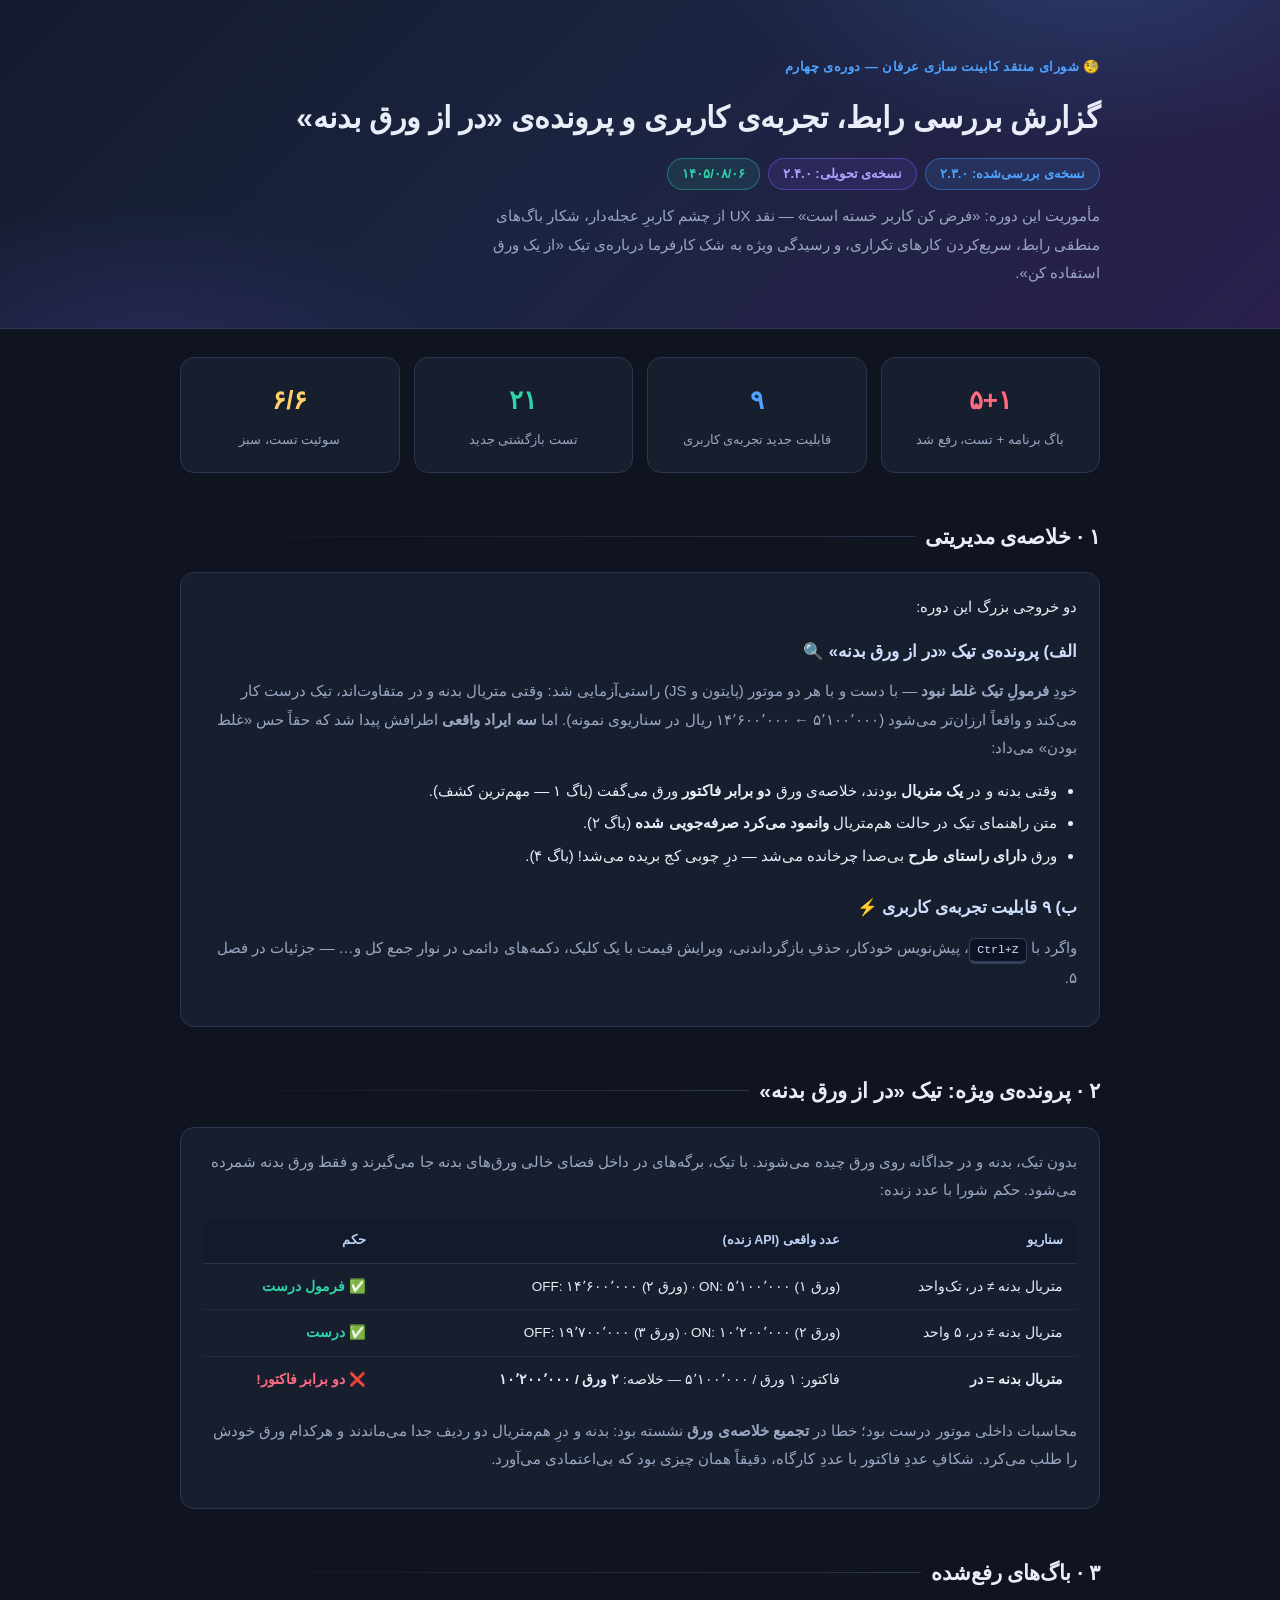
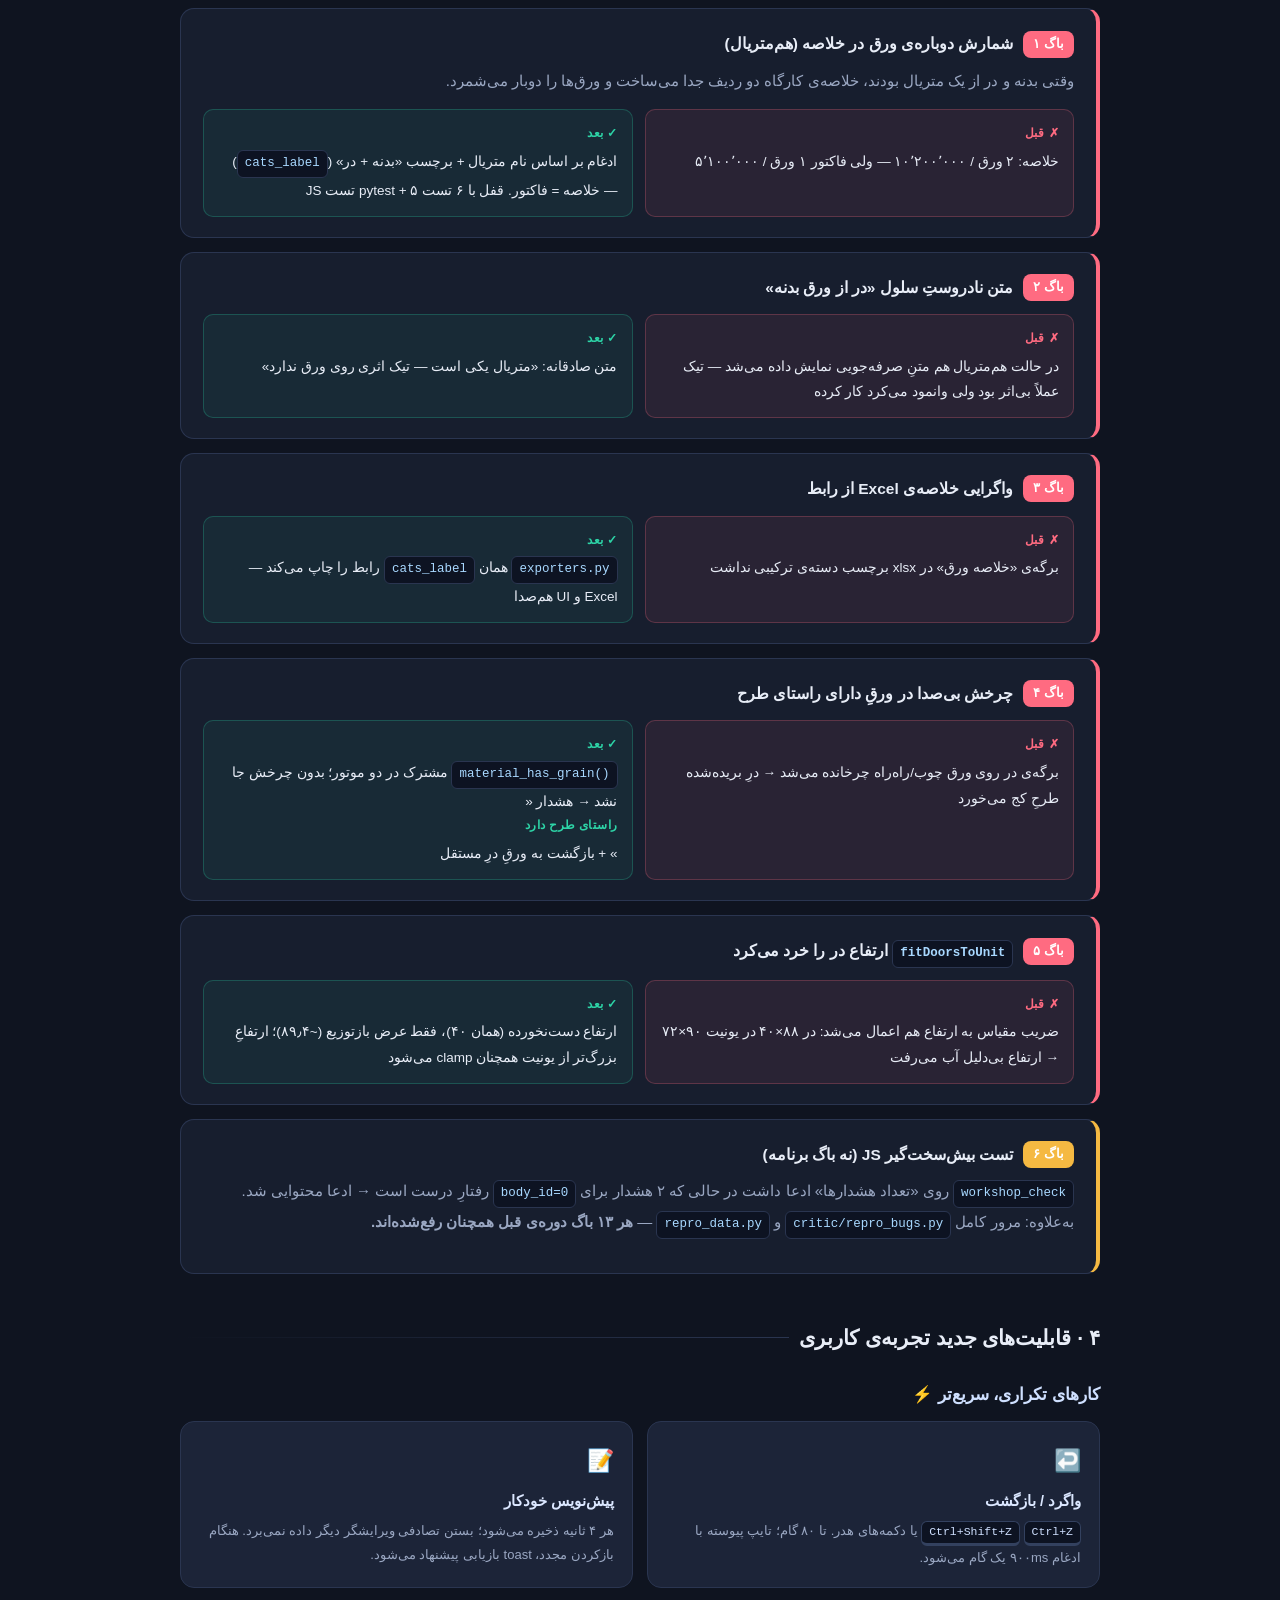
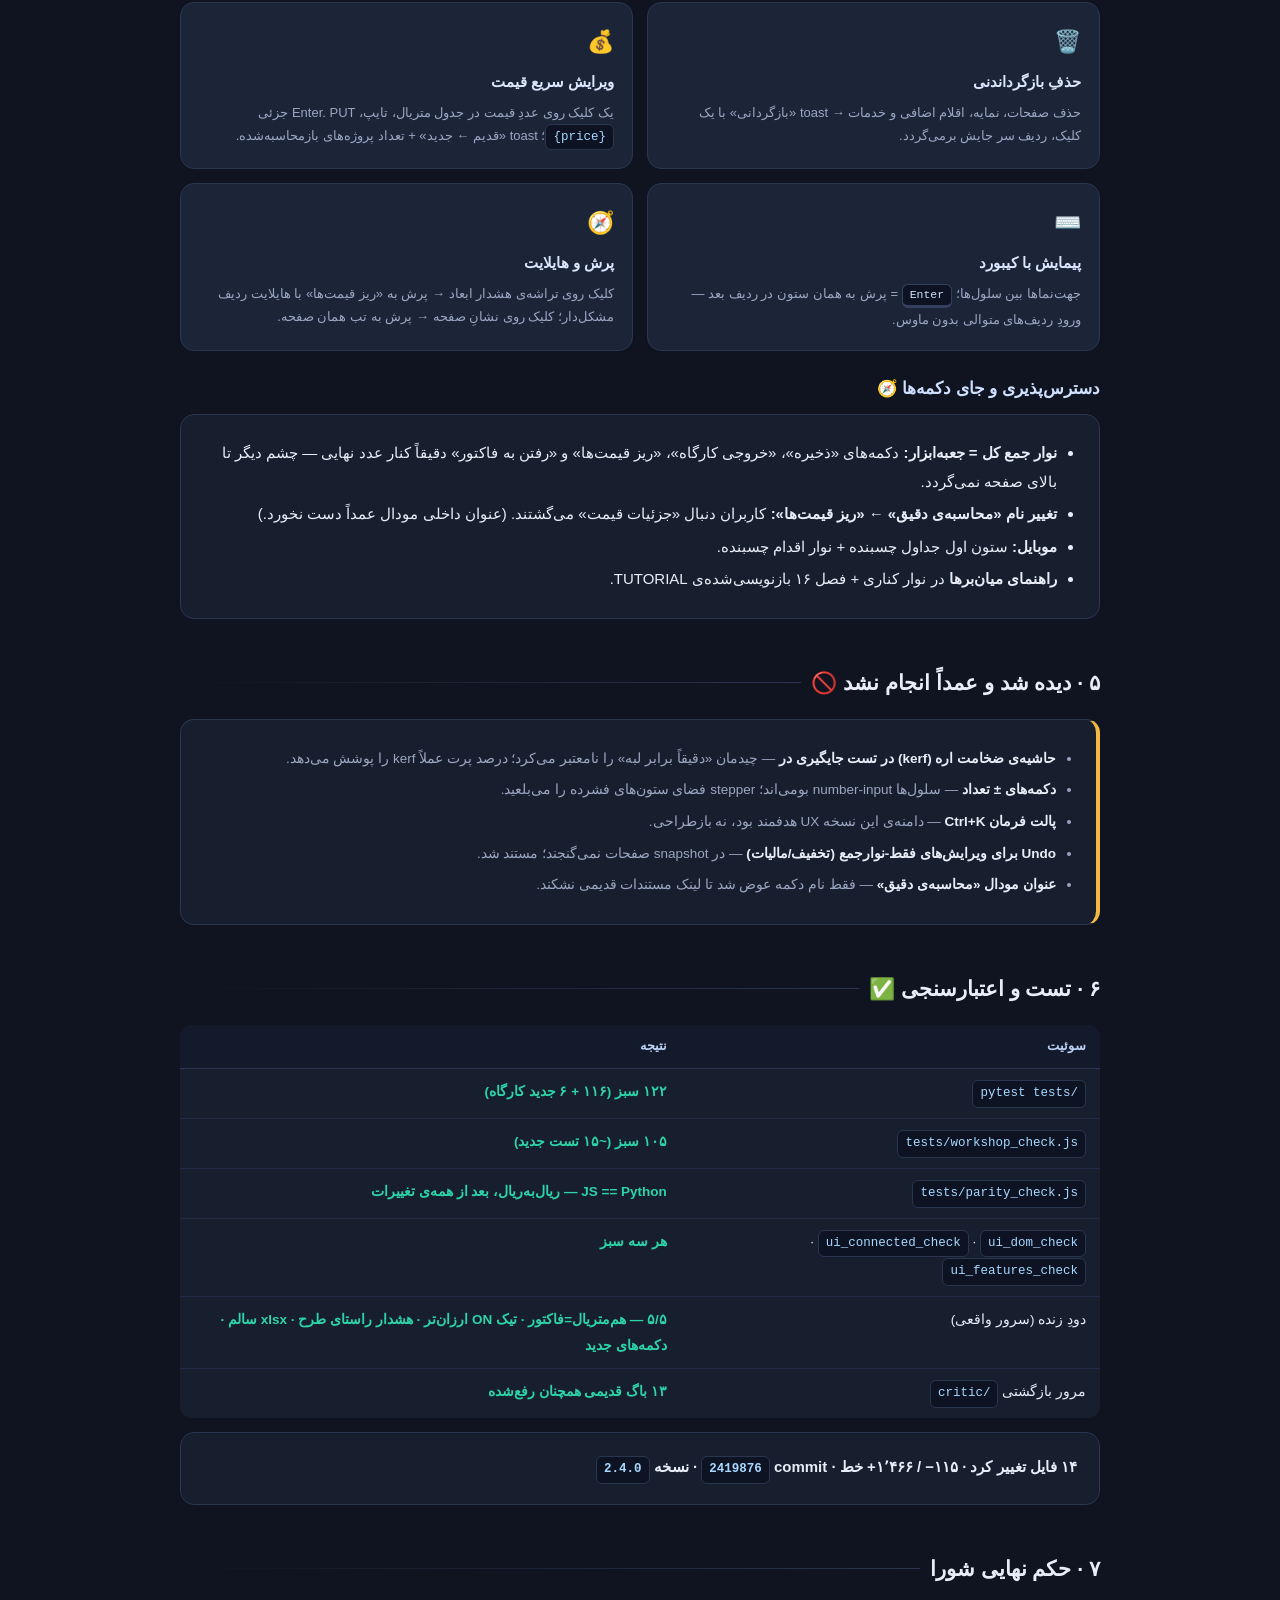
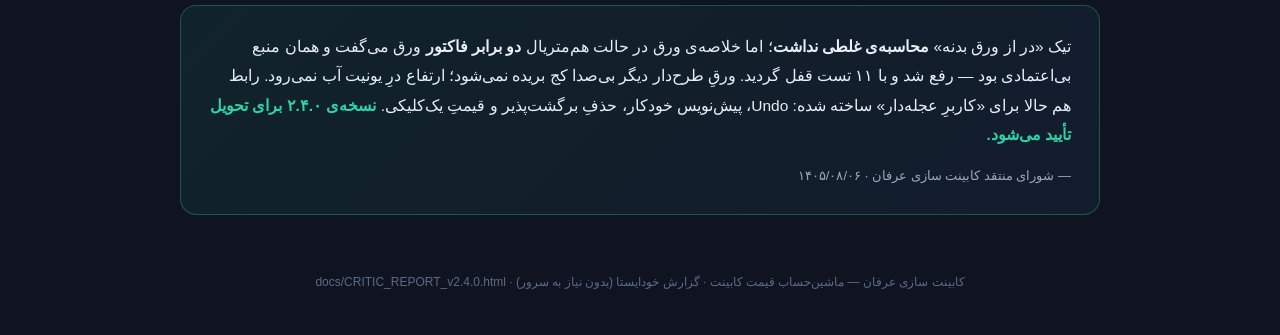
<file: docs/CRITIC_REPORT_v2.4.0.html>
<!DOCTYPE html>
<html lang="fa" dir="rtl">
<head>
<meta charset="UTF-8">
<meta name="viewport" content="width=device-width, initial-scale=1.0">
<title>گزارش شورای منتقد — کابینت سازی عرفان ۲.۴.۰</title>
<style>
  :root{
    --bg:#0f1420; --card:#171e2e; --card2:#1c2438; --line:#2a3550;
    --txt:#e8edf7; --mut:#9aa7c2; --acc:#4da3ff; --acc2:#7c5cff;
    --ok:#2dd4a7; --warn:#f5b942; --bad:#ff6b81; --gold:#ffd166;
  }
  *{box-sizing:border-box;margin:0;padding:0}
  body{
    background:var(--bg); color:var(--txt); line-height:1.9;
    font-family:"Vazirmatn","Segoe UI",Tahoma,"Iranian Sans",sans-serif;
    font-size:15px; padding-bottom:60px;
  }
  .wrap{max-width:960px;margin:0 auto;padding:0 20px}
  /* ── hero ── */
  .hero{
    background:linear-gradient(135deg,#141b2e 0%,#1b2440 45%,#2a1f4d 100%);
    border-bottom:1px solid var(--line); padding:52px 0 40px; position:relative; overflow:hidden;
  }
  .hero::before{
    content:""; position:absolute; inset:0;
    background:radial-gradient(600px 300px at 85% -10%, rgba(77,163,255,.18), transparent 60%),
               radial-gradient(500px 260px at 10% 110%, rgba(124,92,255,.14), transparent 60%);
  }
  .hero .wrap{position:relative}
  .kicker{color:var(--acc);font-weight:700;letter-spacing:.5px;font-size:13px}
  h1{font-size:30px;margin:8px 0 6px;font-weight:800}
  .ver{display:inline-flex;align-items:center;gap:8px;margin-top:6px}
  .pill{
    background:rgba(77,163,255,.12);border:1px solid rgba(77,163,255,.4);color:var(--acc);
    border-radius:999px;padding:3px 14px;font-size:13px;font-weight:700;
  }
  .pill.g{background:rgba(45,212,167,.1);border-color:rgba(45,212,167,.4);color:var(--ok)}
  .pill.p{background:rgba(124,92,255,.12);border-color:rgba(124,92,255,.45);color:#b3a1ff}
  .hero p{color:var(--mut);max-width:640px;margin-top:12px}
  /* ── stat cards ── */
  .stats{display:grid;grid-template-columns:repeat(4,1fr);gap:14px;margin:28px 0 8px}
  .stat{
    background:var(--card);border:1px solid var(--line);border-radius:14px;
    padding:18px 16px;text-align:center;
  }
  .stat b{display:block;font-size:26px;font-weight:800}
  .stat span{color:var(--mut);font-size:12.5px}
  .stat .c1{color:var(--bad)} .stat .c2{color:var(--acc)} .stat .c3{color:var(--ok)} .stat .c4{color:var(--gold)}
  /* ── sections ── */
  section{margin-top:44px}
  h2{
    font-size:21px;font-weight:800;margin-bottom:16px;
    display:flex;align-items:center;gap:10px;
  }
  h2::after{content:"";flex:1;height:1px;background:linear-gradient(to left,var(--line),transparent)}
  h3{font-size:16.5px;margin:22px 0 10px;color:#cfe0ff}
  p.lead{color:var(--mut);margin-bottom:14px}
  .card{
    background:var(--card);border:1px solid var(--line);border-radius:14px;
    padding:20px 22px;margin-bottom:14px;
  }
  /* ── bug cards ── */
  .bug{border-right:4px solid var(--bad)}
  .bug .bh{display:flex;align-items:center;gap:10px;flex-wrap:wrap;margin-bottom:8px}
  .bnum{
    background:var(--bad);color:#fff;font-weight:800;border-radius:8px;
    padding:1px 10px;font-size:13px;
  }
  .btitle{font-weight:800;font-size:15.5px}
  .ba{display:grid;grid-template-columns:1fr 1fr;gap:12px;margin-top:12px}
  .ba>div{border-radius:10px;padding:12px 14px;font-size:13.5px}
  .before{background:rgba(255,107,129,.08);border:1px solid rgba(255,107,129,.25)}
  .after{background:rgba(45,212,167,.07);border:1px solid rgba(45,212,167,.25)}
  .ba b{display:block;margin-bottom:4px;font-size:12px;letter-spacing:.4px}
  .before b{color:var(--bad)} .after b{color:var(--ok)}
  code{
    background:#0d1322;border:1px solid var(--line);border-radius:6px;
    padding:1px 7px;font-size:12.5px;direction:ltr;display:inline-block;
    font-family:Consolas,Menlo,monospace;color:#a8d8ff;
  }
  /* ── feature grid ── */
  .grid2{display:grid;grid-template-columns:1fr 1fr;gap:14px}
  .feat{
    background:var(--card2);border:1px solid var(--line);border-radius:14px;padding:18px;
  }
  .feat .ic{font-size:22px;margin-bottom:6px;display:block}
  .feat b{display:block;margin-bottom:4px;font-size:14.5px;color:#dbe7ff}
  .feat p{color:var(--mut);font-size:13px;line-height:1.8}
  .kbd{
    background:#0d1322;border:1px solid #33415f;border-bottom-width:3px;border-radius:6px;
    padding:0 7px;font-size:11.5px;font-family:Consolas,monospace;color:#cfe0ff;direction:ltr;display:inline-block;
  }
  /* ── tables ── */
  table{width:100%;border-collapse:collapse;font-size:13.5px;background:var(--card);border-radius:12px;overflow:hidden}
  th{background:#131a2b;color:#bcd2f5;text-align:right;padding:10px 14px;font-size:12.5px;border-bottom:1px solid var(--line)}
  td{padding:10px 14px;border-bottom:1px solid #202a44;vertical-align:top}
  tr:last-child td{border-bottom:none}
  .ok{color:var(--ok);font-weight:700} .bad{color:var(--bad);font-weight:700}
  /* ── verdict ── */
  .verdict{
    background:linear-gradient(135deg,rgba(45,212,167,.08),rgba(77,163,255,.06));
    border:1px solid rgba(45,212,167,.3);border-radius:16px;padding:26px 28px;margin-top:10px;
  }
  .verdict p{font-size:15.5px}
  .verdict .sig{color:var(--mut);font-size:13px;margin-top:14px}
  .skip{border-right:4px solid var(--warn)}
  .skip li{margin:6px 18px 6px 0;color:var(--mut);font-size:13.5px}
  .skip b{color:var(--txt)}
  ul.tight li{margin:4px 20px 4px 0}
  footer{color:#5b6a8c;text-align:center;font-size:12px;margin-top:56px}
  .num{direction:ltr;display:inline-block;font-variant-numeric:tabular-nums}
  @media (max-width:720px){
    .stats{grid-template-columns:repeat(2,1fr)}
    .grid2{grid-template-columns:1fr}
    .ba{grid-template-columns:1fr}
    h1{font-size:24px}
  }
</style>
</head>
<body>

<div class="hero">
  <div class="wrap">
    <span class="kicker">🧐 شورای منتقد کابینت سازی عرفان — دوره‌ی چهارم</span>
    <h1>گزارش بررسی رابط، تجربه‌ی کاربری و پرونده‌ی «در از ورق بدنه»</h1>
    <div class="ver">
      <span class="pill">نسخه‌ی بررسی‌شده: ۲.۳.۰</span>
      <span class="pill p">نسخه‌ی تحویلی: ۲.۴.۰</span>
      <span class="pill g">۱۴۰۵/۰۸/۰۶</span>
    </div>
    <p>مأموریت این دوره: «فرض کن کاربر خسته است» — نقد UX از چشم کاربرِ عجله‌دار،
    شکار باگ‌های منطقی رابط، سریع‌کردن کارهای تکراری، و رسیدگی ویژه به شک کارفرما
    درباره‌ی تیک «از یک ورق استفاده کن».</p>
  </div>
</div>

<div class="wrap">

  <div class="stats">
    <div class="stat"><b class="c1">۵+۱</b><span>باگ برنامه + تست، رفع شد</span></div>
    <div class="stat"><b class="c2">۹</b><span>قابلیت جدید تجربه‌ی کاربری</span></div>
    <div class="stat"><b class="c3">۲۱</b><span>تست بازگشتی جدید</span></div>
    <div class="stat"><b class="c4">۶/۶</b><span>سوئیت تست، سبز</span></div>
  </div>

  <!-- ════ ۱ خلاصه ════ -->
  <section>
    <h2>۱ · خلاصه‌ی مدیریتی</h2>
    <div class="card">
      <p>دو خروجی بزرگ این دوره:</p>
      <h3 style="margin-top:14px">الف) پرونده‌ی تیک «در از ورق بدنه» 🔍</h3>
      <p class="lead">خودِ <b>فرمولِ تیک غلط نبود</b> — با دست و با هر دو موتور (پایتون و JS)
      راستی‌آزمایی شد: وقتی متریال بدنه و در متفاوت‌اند، تیک درست کار می‌کند و واقعاً
      ارزان‌تر می‌شود (<span class="num">۱۴٬۶۰۰٬۰۰۰ ← ۵٬۱۰۰٬۰۰۰</span> ریال در سناریوی نمونه).
      اما <b>سه ایراد واقعی</b> اطرافش پیدا شد که حقاً حس «غلط بودن» می‌داد:</p>
      <ul class="tight lead">
        <li>وقتی بدنه و در <b>یک متریال</b> بودند، خلاصه‌ی ورق <b>دو برابر فاکتور</b> ورق می‌گفت (باگ ۱ — مهم‌ترین کشف).</li>
        <li>متن راهنمای تیک در حالت هم‌متریال <b>وانمود می‌کرد صرفه‌جویی شده</b> (باگ ۲).</li>
        <li>ورق <b>دارای راستای طرح</b> بی‌صدا چرخانده می‌شد — درِ چوبی کج بریده می‌شد! (باگ ۴).</li>
      </ul>
      <h3>ب) ۹ قابلیت تجربه‌ی کاربری ⚡</h3>
      <p class="lead">واگرد با <span class="kbd">Ctrl+Z</span>، پیش‌نویس خودکار، حذفِ بازگرداندنی،
      ویرایش قیمت با یک کلیک، دکمه‌های دائمی در نوار جمع کل و… — جزئیات در فصل ۵.</p>
    </div>
  </section>

  <!-- ════ ۲ پرونده تیک ════ -->
  <section>
    <h2>۲ · پرونده‌ی ویژه: تیک «در از ورق بدنه»</h2>
    <div class="card">
      <p class="lead">بدون تیک، بدنه و در جداگانه روی ورق چیده می‌شوند. با تیک، برگه‌های در داخل
      فضای خالی ورق‌های بدنه جا می‌گیرند و فقط ورق بدنه شمرده می‌شود. حکم شورا با عدد زنده:</p>
      <table>
        <tr><th>سناریو</th><th>عدد واقعی (API زنده)</th><th>حکم</th></tr>
        <tr>
          <td>متریال بدنه ≠ در، تک‌واحد</td>
          <td><span class="num">OFF: ۱۴٬۶۰۰٬۰۰۰ (۲ ورق) · ON: ۵٬۱۰۰٬۰۰۰ (۱ ورق)</span></td>
          <td class="ok">✅ فرمول درست</td>
        </tr>
        <tr>
          <td>متریال بدنه ≠ در، ۵ واحد</td>
          <td><span class="num">OFF: ۱۹٬۷۰۰٬۰۰۰ (۳ ورق) · ON: ۱۰٬۲۰۰٬۰۰۰ (۲ ورق)</span></td>
          <td class="ok">✅ درست</td>
        </tr>
        <tr>
          <td><b>متریال بدنه = در</b></td>
          <td>فاکتور: ۱ ورق / <span class="num">۵٬۱۰۰٬۰۰۰</span> — خلاصه: <b>۲ ورق / <span class="num">۱۰٬۲۰۰٬۰۰۰</span></b></td>
          <td class="bad">❌ دو برابر فاکتور!</td>
        </tr>
      </table>
      <p class="lead" style="margin-top:14px">محاسبات داخلی موتور درست بود؛ خطا در <b>تجمیع خلاصه‌ی ورق</b>
      نشسته بود: بدنه و درِ هم‌متریال دو ردیف جدا می‌ماندند و هرکدام ورق خودش را طلب می‌کرد.
      شکافِ عددِ فاکتور با عددِ کارگاه، دقیقاً همان چیزی بود که بی‌اعتمادی می‌آورد.</p>
    </div>
  </section>

  <!-- ════ ۳ باگ‌ها ════ -->
  <section>
    <h2>۳ · باگ‌های رفع‌شده</h2>

    <div class="card bug">
      <div class="bh"><span class="bnum">باگ ۱</span><span class="btitle">شمارش دوباره‌ی ورق در خلاصه (هم‌متریال)</span></div>
      <p class="lead">وقتی بدنه و در از یک متریال بودند، خلاصه‌ی کارگاه دو ردیف جدا می‌ساخت و ورق‌ها را دوبار می‌شمرد.</p>
      <div class="ba">
        <div class="before"><b>✗ قبل</b>خلاصه: ۲ ورق / <span class="num">۱۰٬۲۰۰٬۰۰۰</span> — ولی فاکتور ۱ ورق / <span class="num">۵٬۱۰۰٬۰۰۰</span></div>
        <div class="after"><b>✓ بعد</b>ادغام بر اساس نام متریال + برچسب «بدنه + در» (<code>cats_label</code>) — خلاصه = فاکتور. قفل با ۶ تست pytest + ۵ تست JS</div>
      </div>
    </div>

    <div class="card bug">
      <div class="bh"><span class="bnum">باگ ۲</span><span class="btitle">متن نادروستِ سلول «در از ورق بدنه»</span></div>
      <div class="ba">
        <div class="before"><b>✗ قبل</b>در حالت هم‌متریال هم متنِ صرفه‌جویی نمایش داده می‌شد — تیک عملاً بی‌اثر بود ولی وانمود می‌کرد کار کرده</div>
        <div class="after"><b>✓ بعد</b>متن صادقانه: «متریال یکی است — تیک اثری روی ورق ندارد»</div>
      </div>
    </div>

    <div class="card bug">
      <div class="bh"><span class="bnum">باگ ۳</span><span class="btitle">واگرایی خلاصه‌ی Excel از رابط</span></div>
      <div class="ba">
        <div class="before"><b>✗ قبل</b>برگه‌ی «خلاصه ورق» در xlsx برچسب دسته‌ی ترکیبی نداشت</div>
        <div class="after"><b>✓ بعد</b><code>exporters.py</code> همان <code>cats_label</code> رابط را چاپ می‌کند — Excel و UI هم‌صدا</div>
      </div>
    </div>

    <div class="card bug">
      <div class="bh"><span class="bnum">باگ ۴</span><span class="btitle">چرخش بی‌صدا در ورقِ دارای راستای طرح</span></div>
      <div class="ba">
        <div class="before"><b>✗ قبل</b>برگه‌ی در روی ورق چوب/راه‌راه چرخانده می‌شد → درِ بریده‌شده طرحِ کج می‌خورد</div>
        <div class="after"><b>✓ بعد</b><code>material_has_grain()</code> مشترک در دو موتور؛ بدون چرخش جا نشد → هشدار «<b>راستای طرح دارد</b>» + بازگشت به ورقِ درِ مستقل</div>
      </div>
    </div>

    <div class="card bug">
      <div class="bh"><span class="bnum">باگ ۵</span><span class="btitle"><code>fitDoorsToUnit</code> ارتفاع در را خرد می‌کرد</span></div>
      <div class="ba">
        <div class="before"><b>✗ قبل</b>ضریب مقیاس به ارتفاع هم اعمال می‌شد: در ۸۸×۴۰ در یونیت ۹۰×۷۲ → ارتفاع بی‌دلیل آب می‌رفت</div>
        <div class="after"><b>✓ بعد</b>ارتفاع دست‌نخورده (همان ۴۰)، فقط عرض بازتوزیع (~۸۹٫۴)؛ ارتفاعِ بزرگ‌تر از یونیت همچنان clamp می‌شود</div>
      </div>
    </div>

    <div class="card bug" style="border-right-color:var(--warn)">
      <div class="bh"><span class="bnum" style="background:var(--warn)">باگ ۶</span><span class="btitle">تست بیش‌سخت‌گیر JS (نه باگ برنامه)</span></div>
      <p class="lead"><code>workshop_check</code> روی «تعداد هشدارها» ادعا داشت در حالی که ۲ هشدار برای
      <code>body_id=0</code> رفتارِ درست است → ادعا محتوایی شد.
      به‌علاوه: مرور کامل <code>critic/repro_bugs.py</code> و <code>repro_data.py</code> — <b>هر ۱۳ باگ دوره‌ی قبل همچنان رفع‌شده‌اند.</b></p>
    </div>
  </section>

  <!-- ════ ۴ قابلیت‌ها ════ -->
  <section>
    <h2>۴ · قابلیت‌های جدید تجربه‌ی کاربری</h2>
    <h3>کارهای تکراری، سریع‌تر ⚡</h3>
    <div class="grid2">
      <div class="feat"><span class="ic">↩️</span><b>واگرد / بازگشت</b>
        <p><span class="kbd">Ctrl+Z</span> <span class="kbd">Ctrl+Shift+Z</span> یا دکمه‌های هدر. تا ۸۰ گام؛ تایپ پیوسته با ادغام ۹۰۰ms یک گام می‌شود.</p></div>
      <div class="feat"><span class="ic">📝</span><b>پیش‌نویس خودکار</b>
        <p>هر ۴ ثانیه ذخیره می‌شود؛ بستن تصادفی ویرایشگر دیگر داده نمی‌برد. هنگام بازکردن مجدد، toast بازیابی پیشنهاد می‌شود.</p></div>
      <div class="feat"><span class="ic">🗑️</span><b>حذفِ بازگرداندنی</b>
        <p>حذف صفحات، نمایه، اقلام اضافی و خدمات → toast «بازگردانی» با یک کلیک، ردیف سر جایش برمی‌گردد.</p></div>
      <div class="feat"><span class="ic">💰</span><b>ویرایش سریع قیمت</b>
        <p>یک کلیک روی عددِ قیمت در جدول متریال، تایپ، Enter. PUT جزئی <code>{price}</code>؛ toast «قدیم ← جدید» + تعداد پروژه‌های بازمحاسبه‌شده.</p></div>
      <div class="feat"><span class="ic">⌨️</span><b>پیمایش با کیبورد</b>
        <p>جهت‌نماها بین سلول‌ها؛ <span class="kbd">Enter</span> = پرش به همان ستون در ردیف بعد — ورودِ ردیف‌های متوالی بدون ماوس.</p></div>
      <div class="feat"><span class="ic">🧭</span><b>پرش و هایلایت</b>
        <p>کلیک روی تراشه‌ی هشدار ابعاد → پرش به «ریز قیمت‌ها» با هایلایت ردیف مشکل‌دار؛ کلیک روی نشانِ صفحه → پرش به تب همان صفحه.</p></div>
    </div>
    <h3>دسترس‌پذیری و جای دکمه‌ها 🧭</h3>
    <div class="card">
      <ul class="tight lead">
        <li><b>نوار جمع کل = جعبه‌ابزار:</b> دکمه‌های «ذخیره»، «خروجی کارگاه»، «ریز قیمت‌ها» و «رفتن به فاکتور» دقیقاً کنار عدد نهایی — چشم دیگر تا بالای صفحه نمی‌گردد.</li>
        <li><b>تغییر نام «محاسبه‌ی دقیق» ← «ریز قیمت‌ها»:</b> کاربران دنبال «جزئیات قیمت» می‌گشتند. (عنوان داخلی مودال عمداً دست نخورد.)</li>
        <li><b>موبایل:</b> ستون اول جداول چسبنده + نوار اقدام چسبنده.</li>
        <li><b>راهنمای میان‌برها</b> در نوار کناری + فصل ۱۶ بازنویسی‌شده‌ی TUTORIAL.</li>
      </ul>
    </div>
  </section>

  <!-- ════ ۵ رد شده‌ها ════ -->
  <section>
    <h2>۵ · دیده شد و عمداً انجام نشد 🚫</h2>
    <div class="card skip">
      <ul>
        <li><b>حاشیه‌ی ضخامت اره (kerf) در تست جایگیری در</b> — چیدمان «دقیقاً برابر لبه» را نامعتبر می‌کرد؛ درصد پرت عملاً kerf را پوشش می‌دهد.</li>
        <li><b>دکمه‌های ± تعداد</b> — سلول‌ها number-input بومی‌اند؛ stepper فضای ستون‌های فشرده را می‌بلعید.</li>
        <li><b>پالت فرمان Ctrl+K</b> — دامنه‌ی این نسخه UX هدفمند بود، نه بازطراحی.</li>
        <li><b>Undo برای ویرایش‌های فقط-نوارجمع (تخفیف/مالیات)</b> — در snapshot صفحات نمی‌گنجند؛ مستند شد.</li>
        <li><b>عنوان مودال «محاسبه‌ی دقیق»</b> — فقط نام دکمه عوض شد تا لینک مستندات قدیمی نشکند.</li>
      </ul>
    </div>
  </section>

  <!-- ════ ۶ تست ════ -->
  <section>
    <h2>۶ · تست و اعتبارسنجی ✅</h2>
    <table>
      <tr><th>سوئیت</th><th>نتیجه</th></tr>
      <tr><td><code>pytest tests/</code></td><td class="ok">۱۲۲ سبز (۱۱۶ + ۶ جدید کارگاه)</td></tr>
      <tr><td><code>tests/workshop_check.js</code></td><td class="ok">۱۰۵ سبز (~۱۵ تست جدید)</td></tr>
      <tr><td><code>tests/parity_check.js</code></td><td class="ok">JS == Python — ریال‌به‌ریال، بعد از همه‌ی تغییرات</td></tr>
      <tr><td><code>ui_dom_check</code> · <code>ui_connected_check</code> · <code>ui_features_check</code></td><td class="ok">هر سه سبز</td></tr>
      <tr><td>دودِ زنده (سرور واقعی)</td><td class="ok">۵/۵ — هم‌متریال=فاکتور · تیک ON ارزان‌تر · هشدار راستای طرح · xlsx سالم · دکمه‌های جدید</td></tr>
      <tr><td>مرور بازگشتی <code>critic/</code></td><td class="ok">۱۳ باگ قدیمی همچنان رفع‌شده</td></tr>
    </table>
    <div class="card" style="margin-top:14px">
      <p><b>۱۴ فایل تغییر کرد · <span class="num">+۱٬۴۶۶ / −۱۱۵</span> خط · commit <code>2419876</code> · نسخه <code>2.4.0</code></b></p>
    </div>
  </section>

  <!-- ════ ۷ حکم ════ -->
  <section>
    <h2>۷ · حکم نهایی شورا</h2>
    <div class="verdict">
      <p>تیک «در از ورق بدنه» <b>محاسبه‌ی غلطی نداشت</b>؛ اما خلاصه‌ی ورق در حالت هم‌متریال
      <b>دو برابر فاکتور</b> ورق می‌گفت و همان منبع بی‌اعتمادی بود — رفع شد و با ۱۱ تست قفل گردید.
      ورقِ طرح‌دار دیگر بی‌صدا کج بریده نمی‌شود؛ ارتفاع درِ یونیت آب نمی‌رود.
      رابط هم حالا برای «کاربرِ عجله‌دار» ساخته شده: Undo، پیش‌نویس خودکار، حذفِ برگشت‌پذیر
      و قیمتِ یک‌کلیکی. <b class="ok">نسخه‌ی ۲.۴.۰ برای تحویل تأیید می‌شود.</b></p>
      <p class="sig">— شورای منتقد کابینت سازی عرفان · ۱۴۰۵/۰۸/۰۶</p>
    </div>
  </section>

  <footer>کابینت سازی عرفان — ماشین‌حساب قیمت کابینت · گزارش خودایستا (بدون نیاز به سرور) · docs/CRITIC_REPORT_v2.4.0.html</footer>
</div>
</body>
</html>
</file>
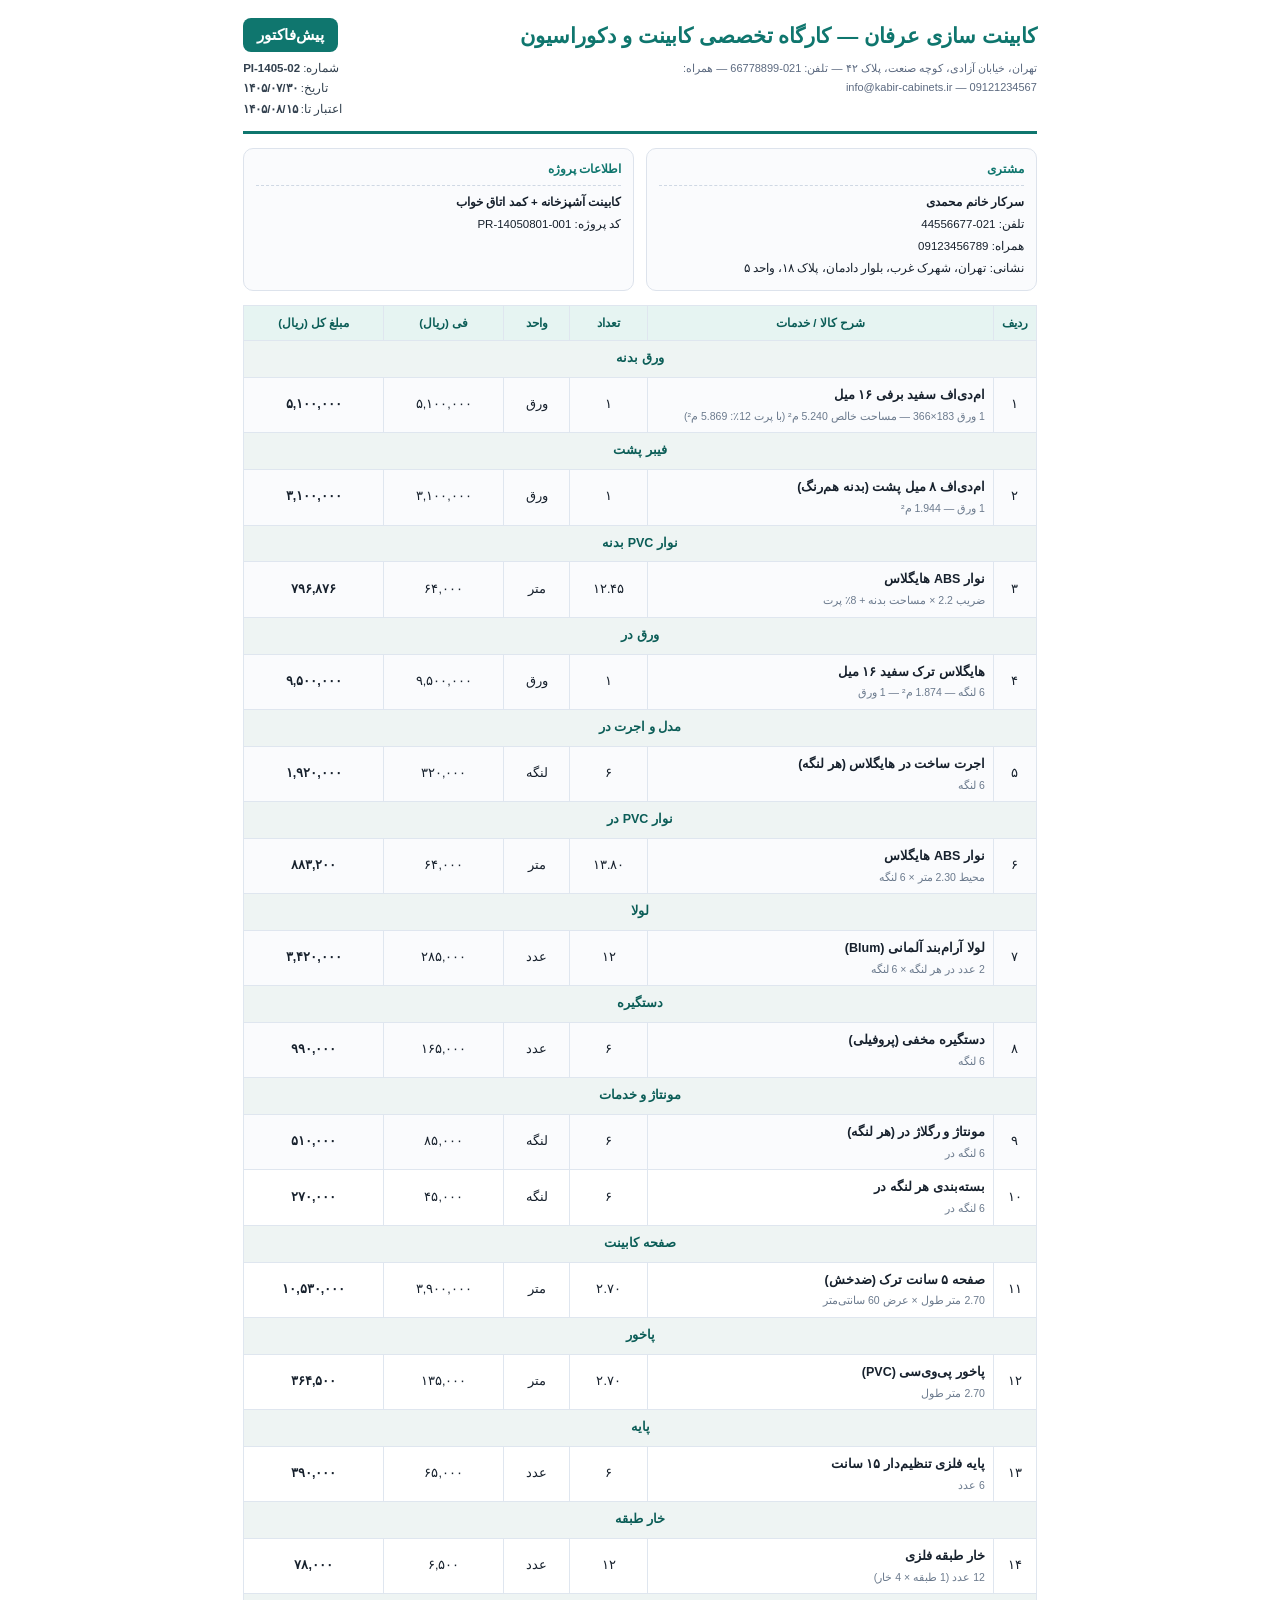
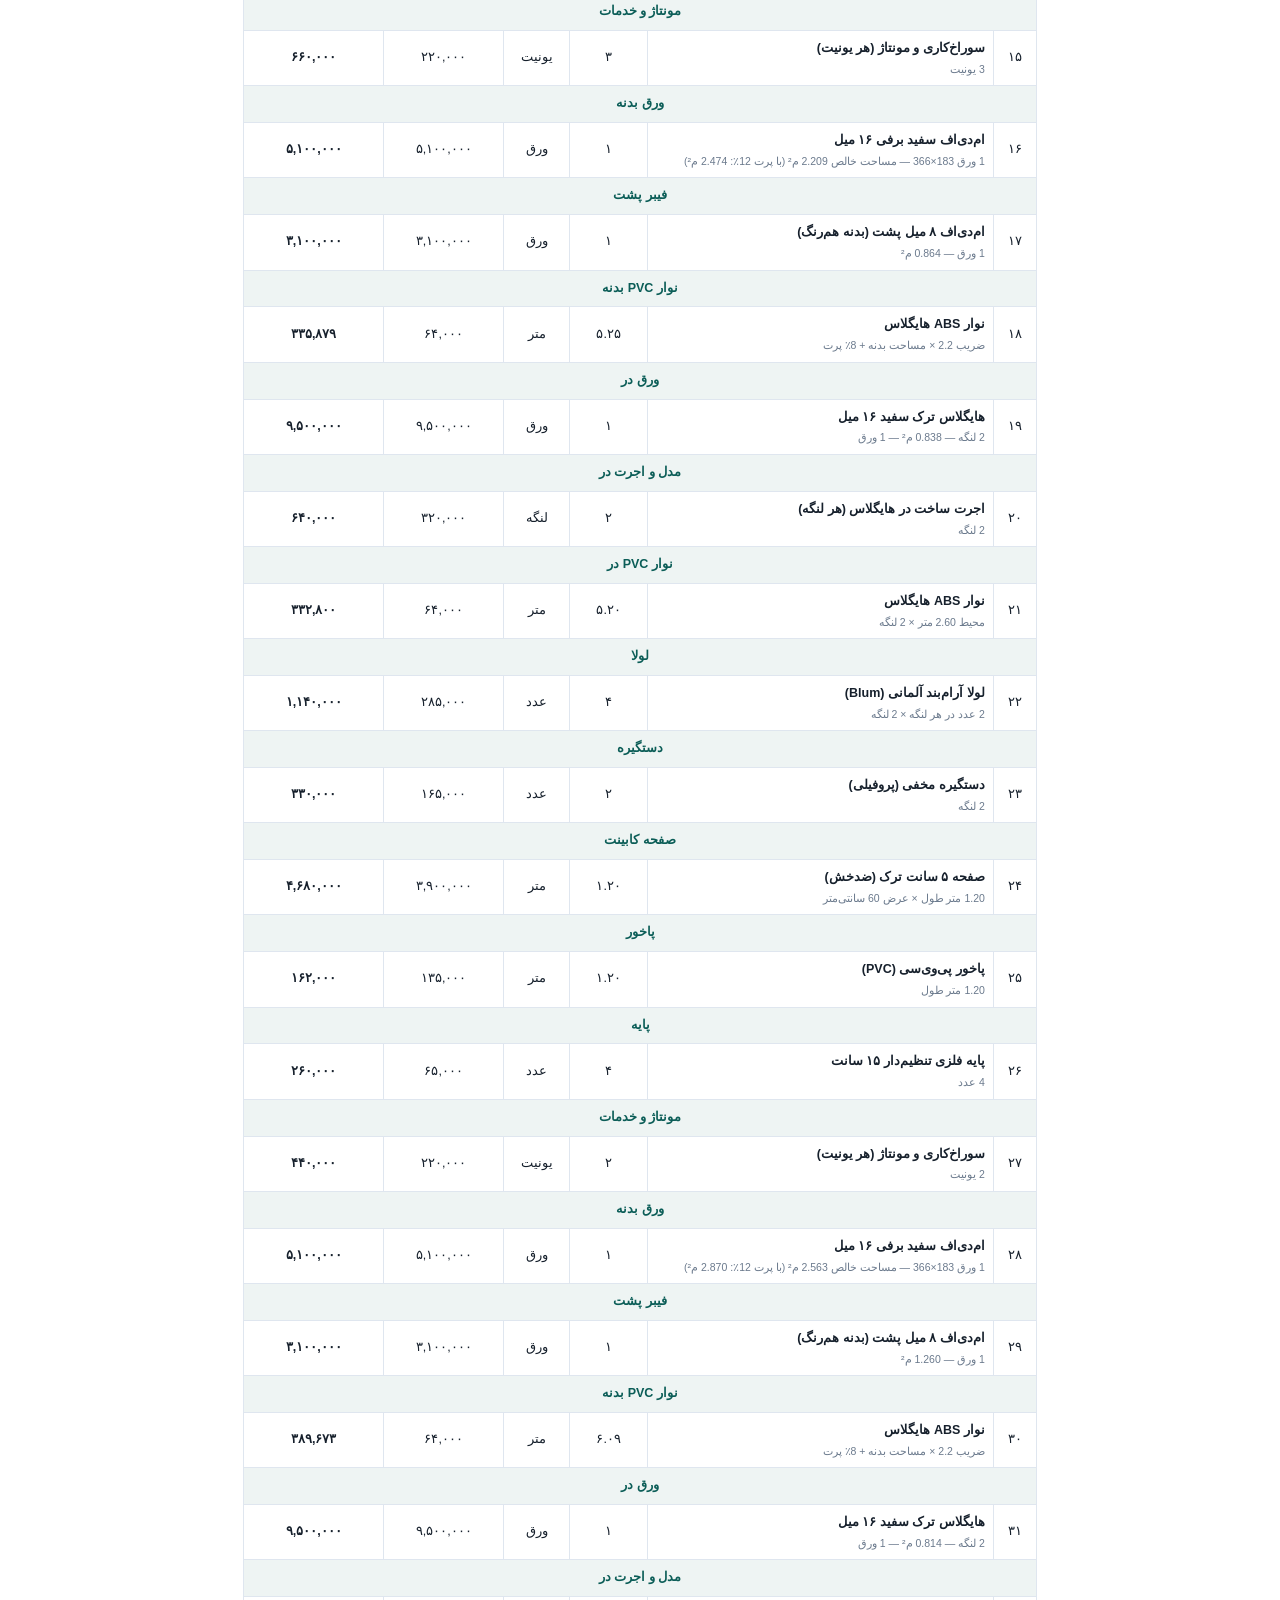
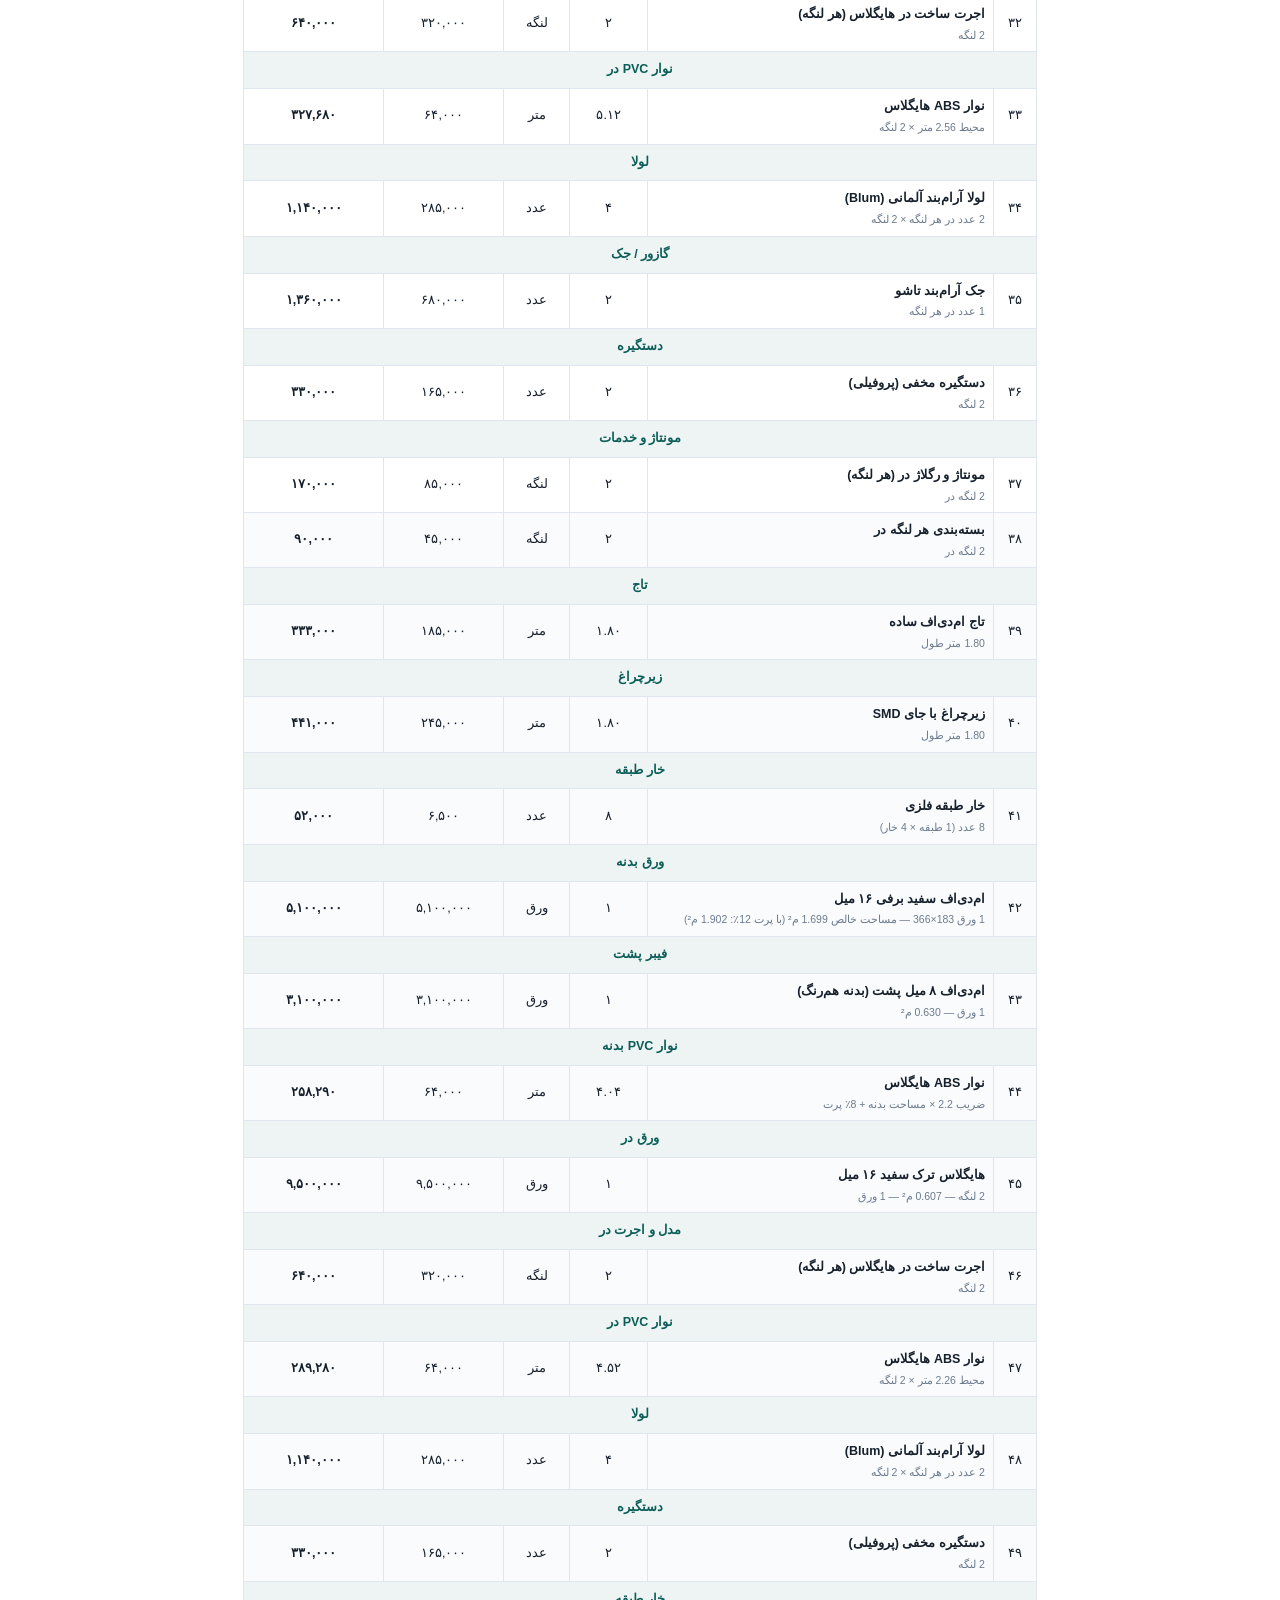
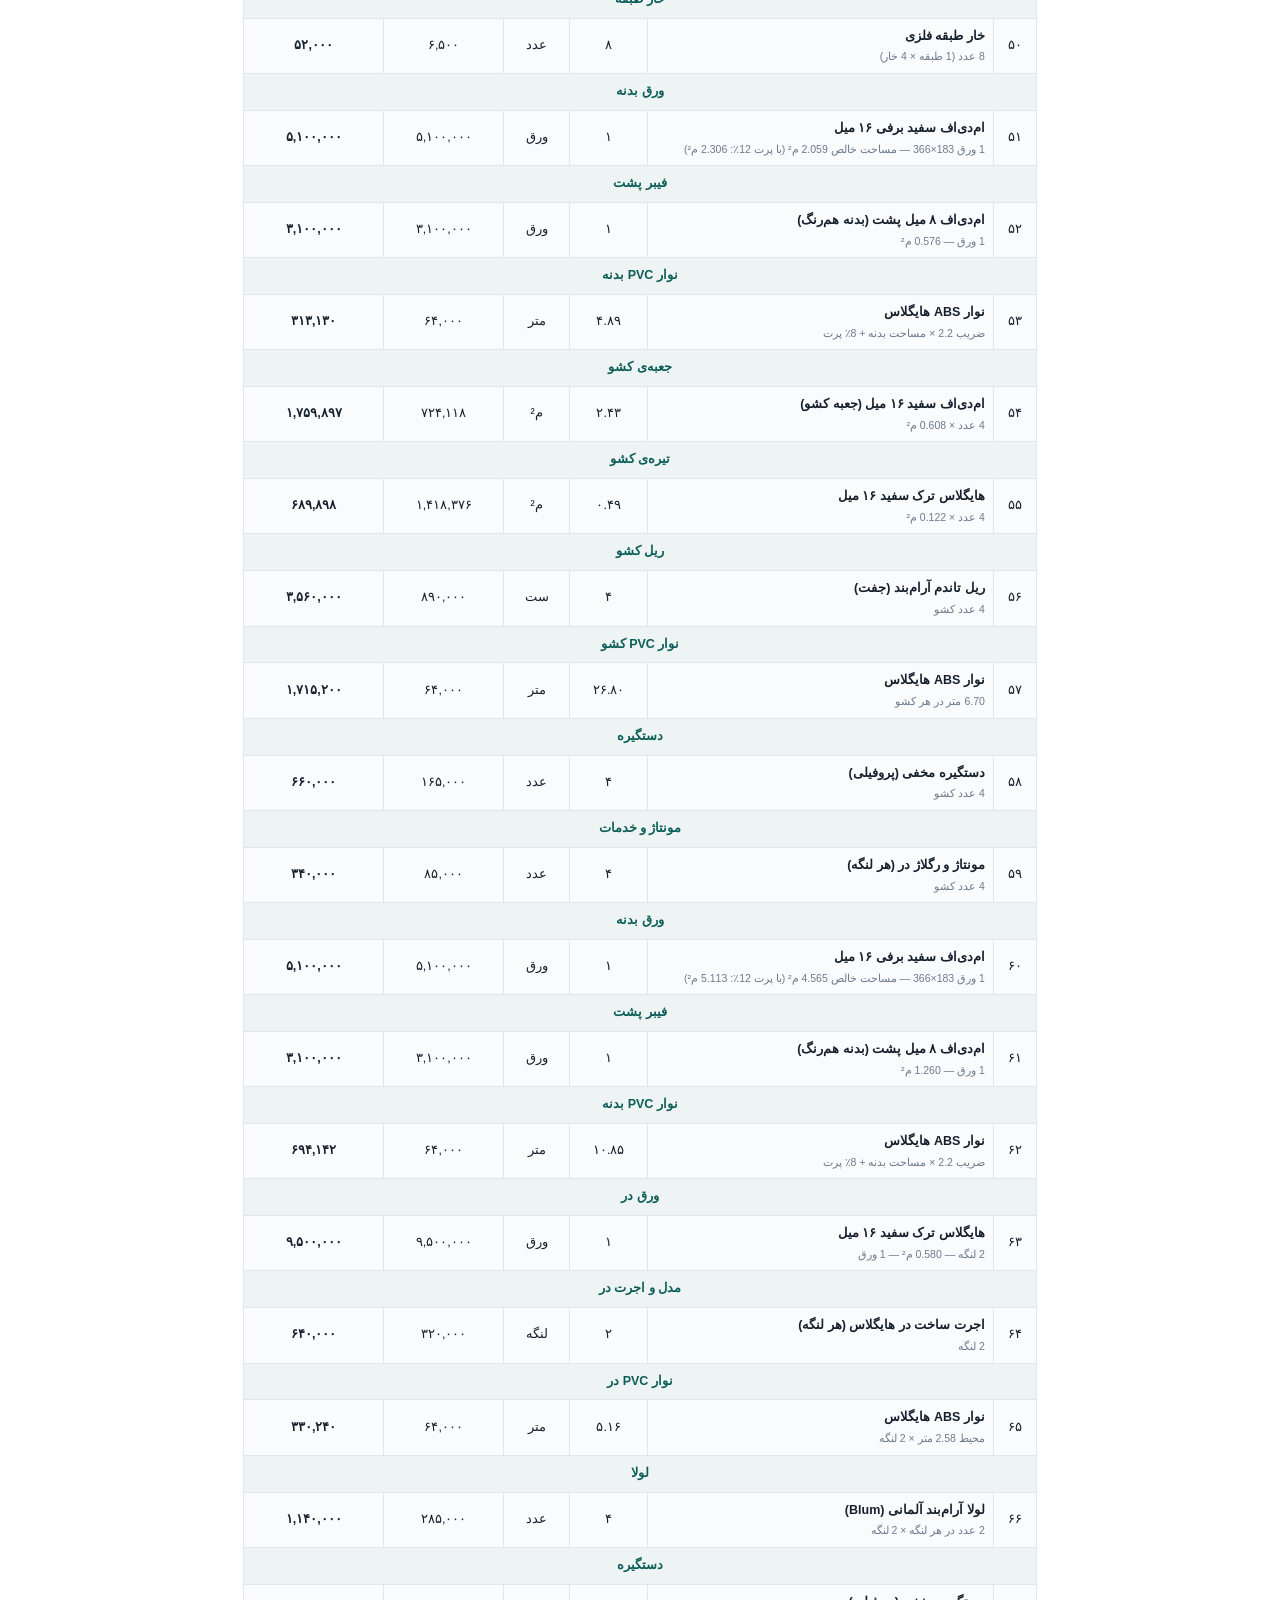
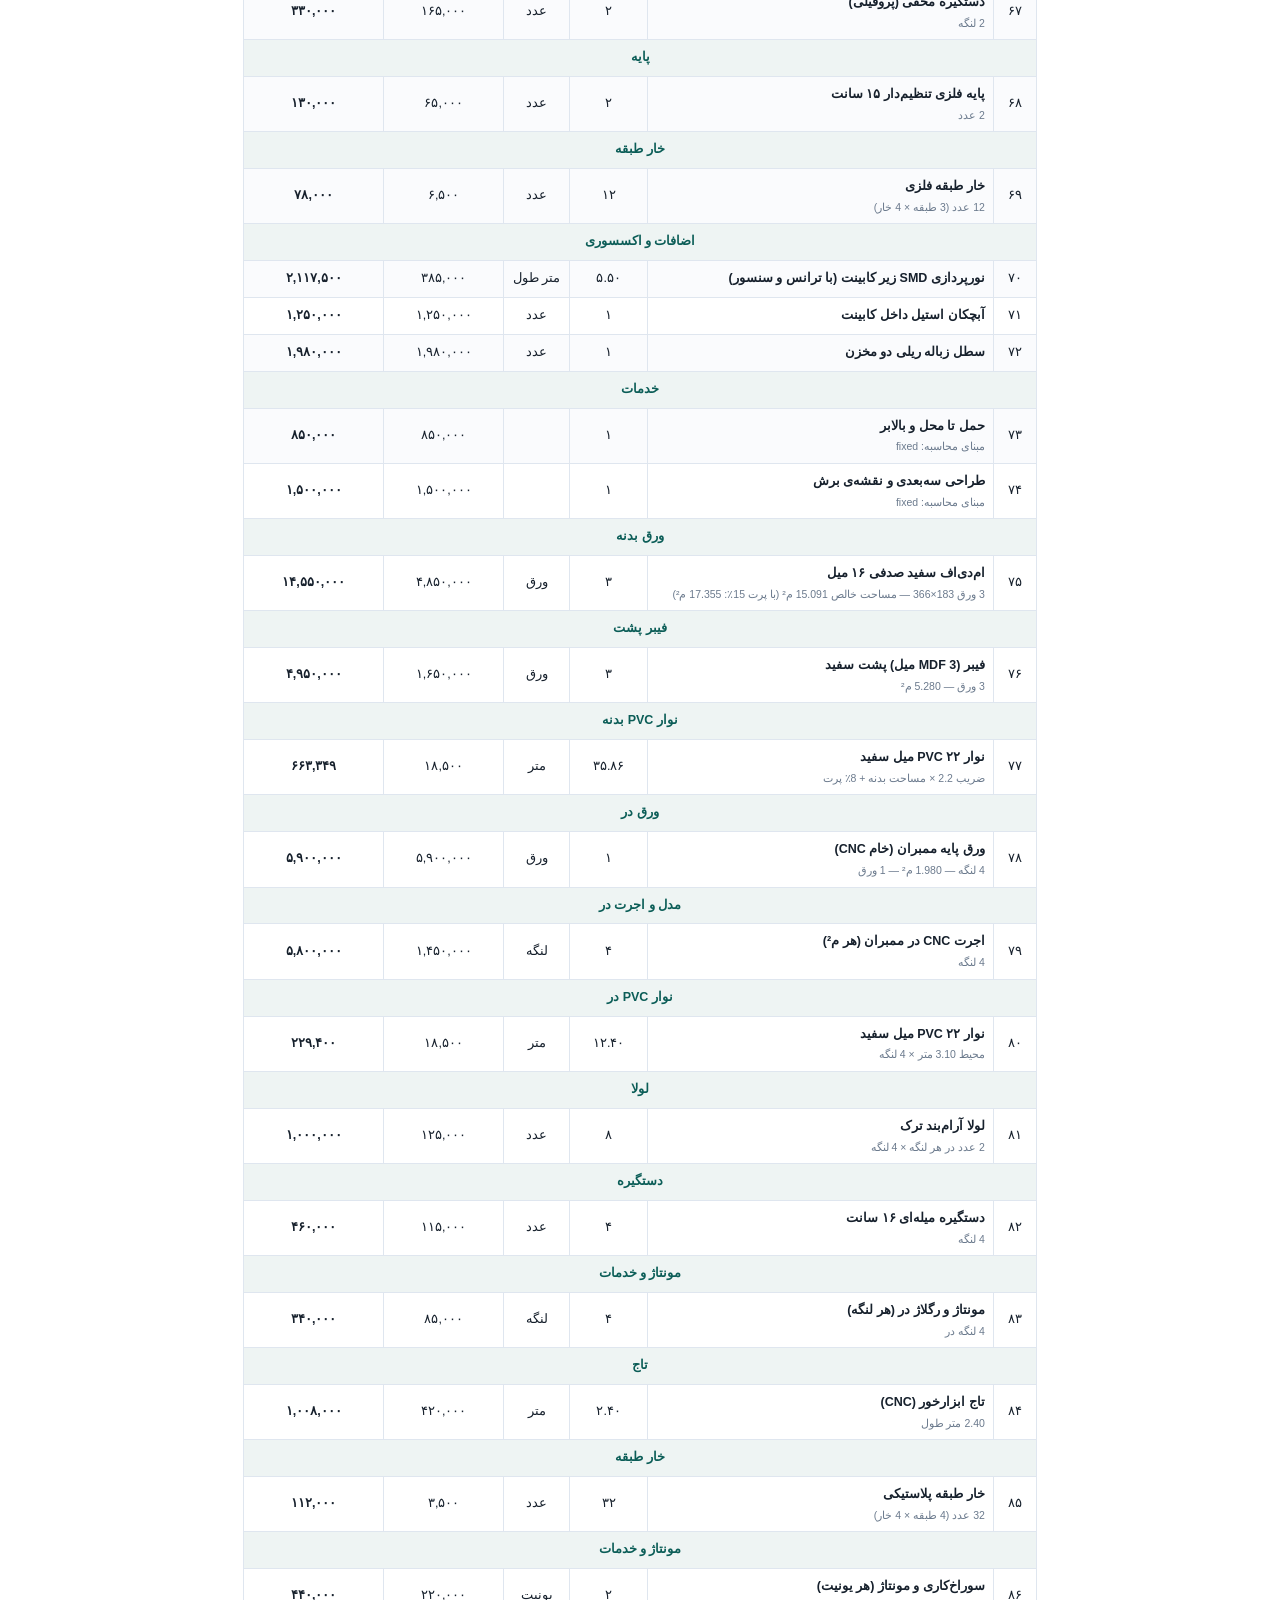
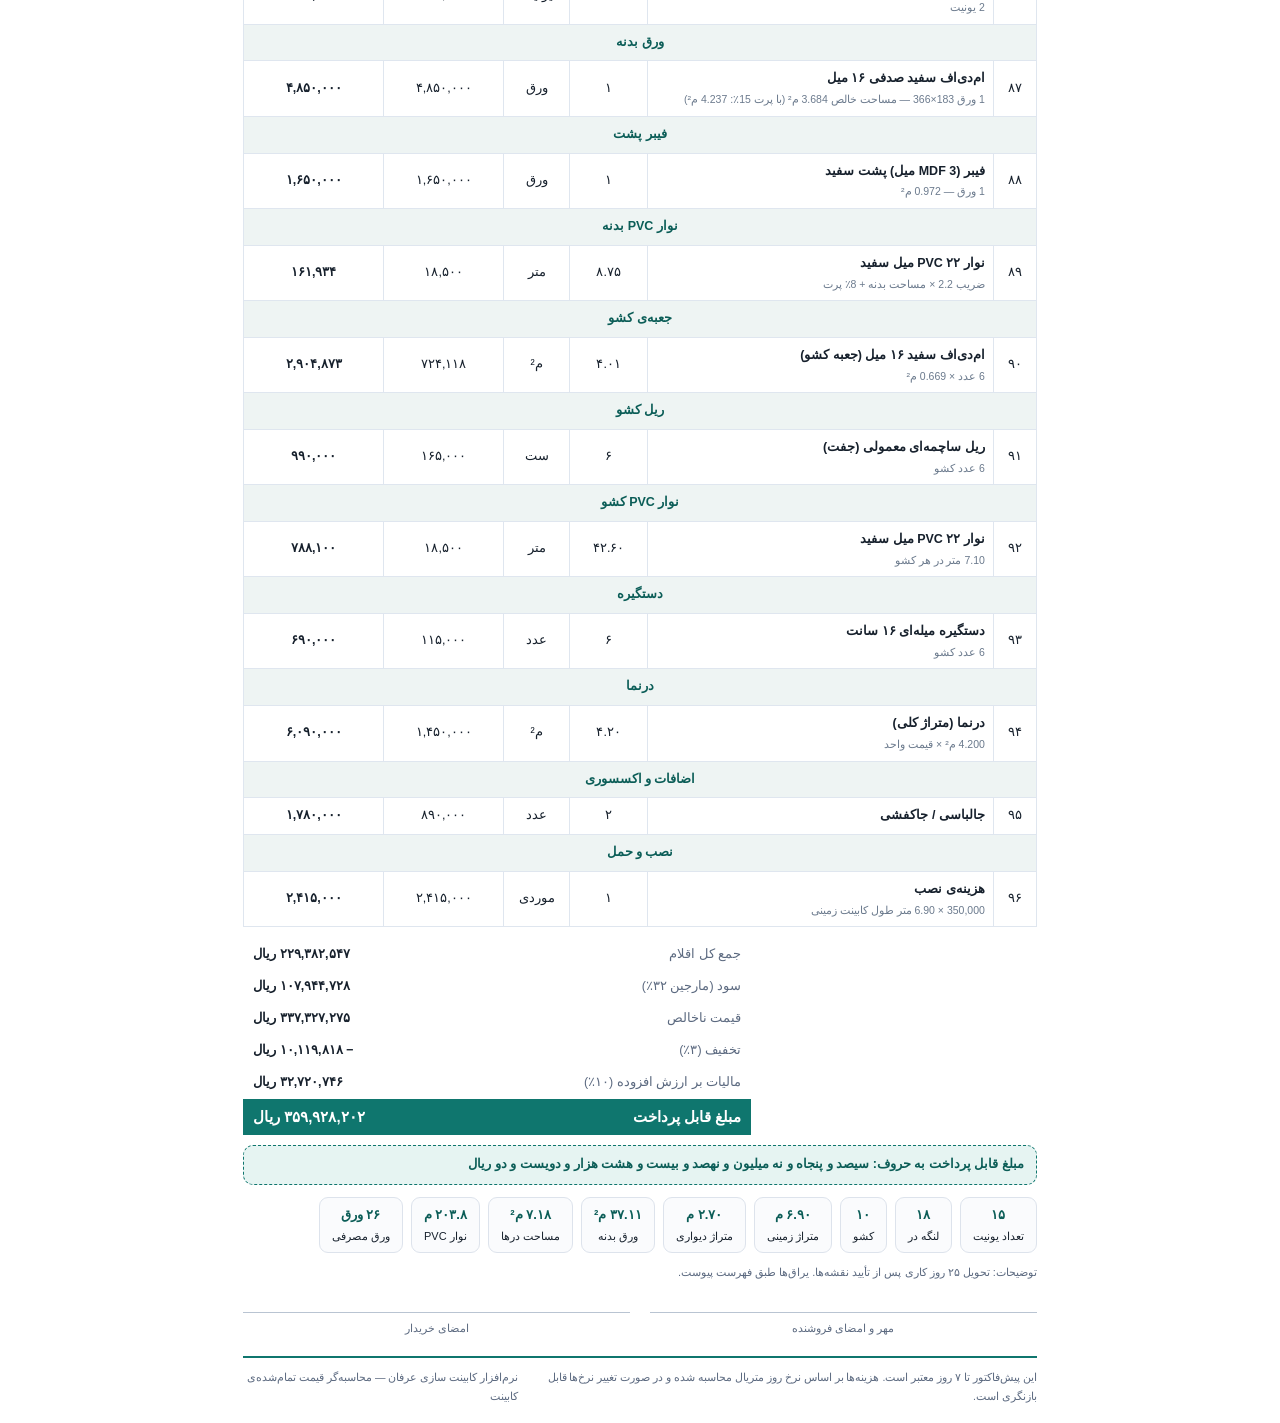
<file: samples/pish-factor-detailed.html>
<!DOCTYPE html>
<html lang="fa" dir="rtl">
<head>
<meta charset="utf-8">
<title>پیش‌فاکتور — PI-1405-02</title>
<style>
  @page { size: A4; margin: 12mm 10mm; }
  * { box-sizing: border-box; }
  body {
    font-family: "Vazirmatn","Vazir","Tahoma","Segoe UI",sans-serif;
    background:#fff; color:#16202c; margin:0; padding:18px;
    font-size:12.5px; line-height:1.75; direction:rtl;
  }
  .sheet { max-width: 210mm; margin:auto; background:#fff; }
  .head { display:flex; justify-content:space-between; align-items:flex-start;
          border-bottom:3px solid #0f766e; padding-bottom:12px; gap:16px; }
  .brand h1 { margin:0; font-size:21px; color:#0f766e; font-weight:800; }
  .brand .sub { color:#5c6a80; font-size:11px; margin-top:4px; max-width:110mm; }
  .meta { text-align:left; font-size:11.5px; color:#33414f; white-space:nowrap; }
  .meta .doc { background:#0f766e; color:#fff; padding:4px 14px; border-radius:8px;
               font-weight:800; font-size:15px; display:inline-block; margin-bottom:6px; }
  .parties { display:flex; gap:12px; margin:14px 0; }
  .party { flex:1; border:1px solid #dde3ec; border-radius:10px; padding:10px 12px; background:#fafbfd; }
  .party h3 { margin:0 0 6px; font-size:12px; color:#0f766e; font-weight:800;
              border-bottom:1px dashed #cfd8e4; padding-bottom:5px; }
  .party p { margin:2px 0; font-size:11.5px; }
  table.items { width:100%; border-collapse:collapse; margin-top:6px; }
  table.items th, table.items td { border:1px solid #dfe6ef; padding:7px 8px;
                                   text-align:center; vertical-align:middle; }
  table.items th { background:#e6f4f2; color:#0b5d57; font-weight:800; font-size:11.5px; }
  table.items td.r { text-align:right; }
  table.items tbody tr:nth-child(even) { background:#fafbfd; }
  .detail { font-size:10.5px; color:#6b7a8d; }
  .grp td { background:#eef4f3; font-weight:800; color:#0b5d57; text-align:right; }
  .totals { display:flex; justify-content:flex-end; margin-top:12px; }
  .totals table { width:64%; border-collapse:collapse; }
  .totals td { border:none; padding:5px 10px; font-size:12.5px; }
  .totals td.lbl { color:#5c6a80; text-align:right; }
  .totals td.val { text-align:left; font-weight:700; min-width:140px; }
  tr.final td { background:#0f766e; color:#fff !important; font-size:15px; font-weight:800; }
  .words { margin-top:10px; border:1px dashed #0f766e; border-radius:10px;
           padding:8px 12px; background:#e6f4f2; font-weight:700; color:#0b5d57; }
  .stats { display:flex; gap:8px; flex-wrap:wrap; margin-top:12px; }
  .stat { border:1px solid #dde3ec; border-radius:9px; padding:6px 12px; background:#fafbfd;
          font-size:11px; text-align:center; }
  .stat b { color:#0b5d57; font-size:13px; display:block; }
  .foot { margin-top:18px; border-top:2px solid #0f766e; padding-top:10px;
          font-size:10.5px; color:#5c6a80; display:flex; justify-content:space-between; gap:12px; }
  .sign { display:flex; justify-content:space-between; margin-top:30px; gap:20px; }
  .sign div { flex:1; text-align:center; border-top:1px solid #b9c4d2; padding-top:6px;
              font-size:11px; color:#5c6a80; }
  .note { margin-top:10px; font-size:11px; color:#5c6a80; }
  @media print { body { padding:0; } .noprint { display:none; } }
</style>
</head>
<body>
<div class="sheet">
  <div class="head">
    <div class="brand">
      <h1>کابینت سازی عرفان — کارگاه تخصصی کابینت و دکوراسیون</h1>
      <div class="sub">تهران، خیابان آزادی، کوچه صنعت، پلاک ۴۲ — تلفن: 021-66778899 — همراه: 09121234567 — info@kabir-cabinets.ir</div>
    </div>
    <div class="meta">
      <div class="doc">پیش‌فاکتور</div>
      <div>شماره: <b>PI-1405-02</b></div>
      <div>تاریخ: <b>۱۴۰۵/۰۷/۳۰</b></div>
      <div>اعتبار تا: <b>۱۴۰۵/۰۸/۱۵</b></div>
    </div>
  </div>

  <div class="parties">
    <div class="party">
      <h3>مشتری</h3>
      <p><b>سرکار خانم محمدی</b></p>
      <p>تلفن: 021-44556677</p><p>همراه: 09123456789</p><p>نشانی: تهران، شهرک غرب، بلوار دادمان، پلاک ۱۸، واحد ۵</p>
    </div>
    <div class="party">
      <h3>اطلاعات پروژه</h3>
      <p><b>کابینت آشپزخانه + کمد اتاق خواب</b></p>
      <p>کد پروژه: PR-14050801-001</p>
    </div>
  </div>

  <table class="items">
    <thead>
      <tr>
        <th style="width:36px">ردیف</th>
        <th>شرح کالا / خدمات</th>
        <th style="width:78px">تعداد</th>
        <th style="width:66px">واحد</th>
        <th style="width:120px">فی (ریال)</th>
        <th style="width:140px">مبلغ کل (ریال)</th>
      </tr>
    </thead>
    <tbody>
      <tr class='grp'><td colspan='6'>ورق بدنه</td></tr><tr><td>۱</td><td class='r'><b>ام‌دی‌اف سفید برفی ۱۶ میل</b><div class='detail'>1 ورق 183×366 — مساحت خالص 5.240 م² (با پرت 12٪: 5.869 م²)</div></td><td>۱</td><td>ورق</td><td>۵,۱۰۰,۰۰۰</td><td><b>۵,۱۰۰,۰۰۰</b></td></tr><tr class='grp'><td colspan='6'>فیبر پشت</td></tr><tr><td>۲</td><td class='r'><b>ام‌دی‌اف ۸ میل پشت (بدنه هم‌رنگ)</b><div class='detail'>1 ورق — 1.944 م²</div></td><td>۱</td><td>ورق</td><td>۳,۱۰۰,۰۰۰</td><td><b>۳,۱۰۰,۰۰۰</b></td></tr><tr class='grp'><td colspan='6'>نوار PVC بدنه</td></tr><tr><td>۳</td><td class='r'><b>نوار ABS هایگلاس</b><div class='detail'>ضریب 2.2 × مساحت بدنه + 8٪ پرت</div></td><td>۱۲.۴۵</td><td>متر</td><td>۶۴,۰۰۰</td><td><b>۷۹۶,۸۷۶</b></td></tr><tr class='grp'><td colspan='6'>ورق در</td></tr><tr><td>۴</td><td class='r'><b>هایگلاس ترک سفید ۱۶ میل</b><div class='detail'>6 لنگه — 1.874 م² — 1 ورق</div></td><td>۱</td><td>ورق</td><td>۹,۵۰۰,۰۰۰</td><td><b>۹,۵۰۰,۰۰۰</b></td></tr><tr class='grp'><td colspan='6'>مدل و اجرت در</td></tr><tr><td>۵</td><td class='r'><b>اجرت ساخت در هایگلاس (هر لنگه)</b><div class='detail'>6 لنگه</div></td><td>۶</td><td>لنگه</td><td>۳۲۰,۰۰۰</td><td><b>۱,۹۲۰,۰۰۰</b></td></tr><tr class='grp'><td colspan='6'>نوار PVC در</td></tr><tr><td>۶</td><td class='r'><b>نوار ABS هایگلاس</b><div class='detail'>محیط 2.30 متر × 6 لنگه</div></td><td>۱۳.۸۰</td><td>متر</td><td>۶۴,۰۰۰</td><td><b>۸۸۳,۲۰۰</b></td></tr><tr class='grp'><td colspan='6'>لولا</td></tr><tr><td>۷</td><td class='r'><b>لولا آرام‌بند آلمانی (Blum)</b><div class='detail'>2 عدد در هر لنگه × 6 لنگه</div></td><td>۱۲</td><td>عدد</td><td>۲۸۵,۰۰۰</td><td><b>۳,۴۲۰,۰۰۰</b></td></tr><tr class='grp'><td colspan='6'>دستگیره</td></tr><tr><td>۸</td><td class='r'><b>دستگیره مخفی (پروفیلی)</b><div class='detail'>6 لنگه</div></td><td>۶</td><td>عدد</td><td>۱۶۵,۰۰۰</td><td><b>۹۹۰,۰۰۰</b></td></tr><tr class='grp'><td colspan='6'>مونتاژ و خدمات</td></tr><tr><td>۹</td><td class='r'><b>مونتاژ و رگلاژ در (هر لنگه)</b><div class='detail'>6 لنگه در</div></td><td>۶</td><td>لنگه</td><td>۸۵,۰۰۰</td><td><b>۵۱۰,۰۰۰</b></td></tr><tr><td>۱۰</td><td class='r'><b>بسته‌بندی هر لنگه در</b><div class='detail'>6 لنگه در</div></td><td>۶</td><td>لنگه</td><td>۴۵,۰۰۰</td><td><b>۲۷۰,۰۰۰</b></td></tr><tr class='grp'><td colspan='6'>صفحه کابینت</td></tr><tr><td>۱۱</td><td class='r'><b>صفحه ۵ سانت ترک (ضدخش)</b><div class='detail'>2.70 متر طول × عرض 60 سانتی‌متر</div></td><td>۲.۷۰</td><td>متر</td><td>۳,۹۰۰,۰۰۰</td><td><b>۱۰,۵۳۰,۰۰۰</b></td></tr><tr class='grp'><td colspan='6'>پاخور</td></tr><tr><td>۱۲</td><td class='r'><b>پاخور پی‌وی‌سی (PVC)</b><div class='detail'>2.70 متر طول</div></td><td>۲.۷۰</td><td>متر</td><td>۱۳۵,۰۰۰</td><td><b>۳۶۴,۵۰۰</b></td></tr><tr class='grp'><td colspan='6'>پایه</td></tr><tr><td>۱۳</td><td class='r'><b>پایه فلزی تنظیم‌دار ۱۵ سانت</b><div class='detail'>6 عدد</div></td><td>۶</td><td>عدد</td><td>۶۵,۰۰۰</td><td><b>۳۹۰,۰۰۰</b></td></tr><tr class='grp'><td colspan='6'>خار طبقه</td></tr><tr><td>۱۴</td><td class='r'><b>خار طبقه فلزی</b><div class='detail'>12 عدد (1 طبقه × 4 خار)</div></td><td>۱۲</td><td>عدد</td><td>۶,۵۰۰</td><td><b>۷۸,۰۰۰</b></td></tr><tr class='grp'><td colspan='6'>مونتاژ و خدمات</td></tr><tr><td>۱۵</td><td class='r'><b>سوراخ‌کاری و مونتاژ (هر یونیت)</b><div class='detail'>3 یونیت</div></td><td>۳</td><td>یونیت</td><td>۲۲۰,۰۰۰</td><td><b>۶۶۰,۰۰۰</b></td></tr><tr class='grp'><td colspan='6'>ورق بدنه</td></tr><tr><td>۱۶</td><td class='r'><b>ام‌دی‌اف سفید برفی ۱۶ میل</b><div class='detail'>1 ورق 183×366 — مساحت خالص 2.209 م² (با پرت 12٪: 2.474 م²)</div></td><td>۱</td><td>ورق</td><td>۵,۱۰۰,۰۰۰</td><td><b>۵,۱۰۰,۰۰۰</b></td></tr><tr class='grp'><td colspan='6'>فیبر پشت</td></tr><tr><td>۱۷</td><td class='r'><b>ام‌دی‌اف ۸ میل پشت (بدنه هم‌رنگ)</b><div class='detail'>1 ورق — 0.864 م²</div></td><td>۱</td><td>ورق</td><td>۳,۱۰۰,۰۰۰</td><td><b>۳,۱۰۰,۰۰۰</b></td></tr><tr class='grp'><td colspan='6'>نوار PVC بدنه</td></tr><tr><td>۱۸</td><td class='r'><b>نوار ABS هایگلاس</b><div class='detail'>ضریب 2.2 × مساحت بدنه + 8٪ پرت</div></td><td>۵.۲۵</td><td>متر</td><td>۶۴,۰۰۰</td><td><b>۳۳۵,۸۷۹</b></td></tr><tr class='grp'><td colspan='6'>ورق در</td></tr><tr><td>۱۹</td><td class='r'><b>هایگلاس ترک سفید ۱۶ میل</b><div class='detail'>2 لنگه — 0.838 م² — 1 ورق</div></td><td>۱</td><td>ورق</td><td>۹,۵۰۰,۰۰۰</td><td><b>۹,۵۰۰,۰۰۰</b></td></tr><tr class='grp'><td colspan='6'>مدل و اجرت در</td></tr><tr><td>۲۰</td><td class='r'><b>اجرت ساخت در هایگلاس (هر لنگه)</b><div class='detail'>2 لنگه</div></td><td>۲</td><td>لنگه</td><td>۳۲۰,۰۰۰</td><td><b>۶۴۰,۰۰۰</b></td></tr><tr class='grp'><td colspan='6'>نوار PVC در</td></tr><tr><td>۲۱</td><td class='r'><b>نوار ABS هایگلاس</b><div class='detail'>محیط 2.60 متر × 2 لنگه</div></td><td>۵.۲۰</td><td>متر</td><td>۶۴,۰۰۰</td><td><b>۳۳۲,۸۰۰</b></td></tr><tr class='grp'><td colspan='6'>لولا</td></tr><tr><td>۲۲</td><td class='r'><b>لولا آرام‌بند آلمانی (Blum)</b><div class='detail'>2 عدد در هر لنگه × 2 لنگه</div></td><td>۴</td><td>عدد</td><td>۲۸۵,۰۰۰</td><td><b>۱,۱۴۰,۰۰۰</b></td></tr><tr class='grp'><td colspan='6'>دستگیره</td></tr><tr><td>۲۳</td><td class='r'><b>دستگیره مخفی (پروفیلی)</b><div class='detail'>2 لنگه</div></td><td>۲</td><td>عدد</td><td>۱۶۵,۰۰۰</td><td><b>۳۳۰,۰۰۰</b></td></tr><tr class='grp'><td colspan='6'>صفحه کابینت</td></tr><tr><td>۲۴</td><td class='r'><b>صفحه ۵ سانت ترک (ضدخش)</b><div class='detail'>1.20 متر طول × عرض 60 سانتی‌متر</div></td><td>۱.۲۰</td><td>متر</td><td>۳,۹۰۰,۰۰۰</td><td><b>۴,۶۸۰,۰۰۰</b></td></tr><tr class='grp'><td colspan='6'>پاخور</td></tr><tr><td>۲۵</td><td class='r'><b>پاخور پی‌وی‌سی (PVC)</b><div class='detail'>1.20 متر طول</div></td><td>۱.۲۰</td><td>متر</td><td>۱۳۵,۰۰۰</td><td><b>۱۶۲,۰۰۰</b></td></tr><tr class='grp'><td colspan='6'>پایه</td></tr><tr><td>۲۶</td><td class='r'><b>پایه فلزی تنظیم‌دار ۱۵ سانت</b><div class='detail'>4 عدد</div></td><td>۴</td><td>عدد</td><td>۶۵,۰۰۰</td><td><b>۲۶۰,۰۰۰</b></td></tr><tr class='grp'><td colspan='6'>مونتاژ و خدمات</td></tr><tr><td>۲۷</td><td class='r'><b>سوراخ‌کاری و مونتاژ (هر یونیت)</b><div class='detail'>2 یونیت</div></td><td>۲</td><td>یونیت</td><td>۲۲۰,۰۰۰</td><td><b>۴۴۰,۰۰۰</b></td></tr><tr class='grp'><td colspan='6'>ورق بدنه</td></tr><tr><td>۲۸</td><td class='r'><b>ام‌دی‌اف سفید برفی ۱۶ میل</b><div class='detail'>1 ورق 183×366 — مساحت خالص 2.563 م² (با پرت 12٪: 2.870 م²)</div></td><td>۱</td><td>ورق</td><td>۵,۱۰۰,۰۰۰</td><td><b>۵,۱۰۰,۰۰۰</b></td></tr><tr class='grp'><td colspan='6'>فیبر پشت</td></tr><tr><td>۲۹</td><td class='r'><b>ام‌دی‌اف ۸ میل پشت (بدنه هم‌رنگ)</b><div class='detail'>1 ورق — 1.260 م²</div></td><td>۱</td><td>ورق</td><td>۳,۱۰۰,۰۰۰</td><td><b>۳,۱۰۰,۰۰۰</b></td></tr><tr class='grp'><td colspan='6'>نوار PVC بدنه</td></tr><tr><td>۳۰</td><td class='r'><b>نوار ABS هایگلاس</b><div class='detail'>ضریب 2.2 × مساحت بدنه + 8٪ پرت</div></td><td>۶.۰۹</td><td>متر</td><td>۶۴,۰۰۰</td><td><b>۳۸۹,۶۷۳</b></td></tr><tr class='grp'><td colspan='6'>ورق در</td></tr><tr><td>۳۱</td><td class='r'><b>هایگلاس ترک سفید ۱۶ میل</b><div class='detail'>2 لنگه — 0.814 م² — 1 ورق</div></td><td>۱</td><td>ورق</td><td>۹,۵۰۰,۰۰۰</td><td><b>۹,۵۰۰,۰۰۰</b></td></tr><tr class='grp'><td colspan='6'>مدل و اجرت در</td></tr><tr><td>۳۲</td><td class='r'><b>اجرت ساخت در هایگلاس (هر لنگه)</b><div class='detail'>2 لنگه</div></td><td>۲</td><td>لنگه</td><td>۳۲۰,۰۰۰</td><td><b>۶۴۰,۰۰۰</b></td></tr><tr class='grp'><td colspan='6'>نوار PVC در</td></tr><tr><td>۳۳</td><td class='r'><b>نوار ABS هایگلاس</b><div class='detail'>محیط 2.56 متر × 2 لنگه</div></td><td>۵.۱۲</td><td>متر</td><td>۶۴,۰۰۰</td><td><b>۳۲۷,۶۸۰</b></td></tr><tr class='grp'><td colspan='6'>لولا</td></tr><tr><td>۳۴</td><td class='r'><b>لولا آرام‌بند آلمانی (Blum)</b><div class='detail'>2 عدد در هر لنگه × 2 لنگه</div></td><td>۴</td><td>عدد</td><td>۲۸۵,۰۰۰</td><td><b>۱,۱۴۰,۰۰۰</b></td></tr><tr class='grp'><td colspan='6'>گازور / جک</td></tr><tr><td>۳۵</td><td class='r'><b>جک آرام‌بند تاشو</b><div class='detail'>1 عدد در هر لنگه</div></td><td>۲</td><td>عدد</td><td>۶۸۰,۰۰۰</td><td><b>۱,۳۶۰,۰۰۰</b></td></tr><tr class='grp'><td colspan='6'>دستگیره</td></tr><tr><td>۳۶</td><td class='r'><b>دستگیره مخفی (پروفیلی)</b><div class='detail'>2 لنگه</div></td><td>۲</td><td>عدد</td><td>۱۶۵,۰۰۰</td><td><b>۳۳۰,۰۰۰</b></td></tr><tr class='grp'><td colspan='6'>مونتاژ و خدمات</td></tr><tr><td>۳۷</td><td class='r'><b>مونتاژ و رگلاژ در (هر لنگه)</b><div class='detail'>2 لنگه در</div></td><td>۲</td><td>لنگه</td><td>۸۵,۰۰۰</td><td><b>۱۷۰,۰۰۰</b></td></tr><tr><td>۳۸</td><td class='r'><b>بسته‌بندی هر لنگه در</b><div class='detail'>2 لنگه در</div></td><td>۲</td><td>لنگه</td><td>۴۵,۰۰۰</td><td><b>۹۰,۰۰۰</b></td></tr><tr class='grp'><td colspan='6'>تاج</td></tr><tr><td>۳۹</td><td class='r'><b>تاج ام‌دی‌اف ساده</b><div class='detail'>1.80 متر طول</div></td><td>۱.۸۰</td><td>متر</td><td>۱۸۵,۰۰۰</td><td><b>۳۳۳,۰۰۰</b></td></tr><tr class='grp'><td colspan='6'>زیرچراغ</td></tr><tr><td>۴۰</td><td class='r'><b>زیرچراغ با جای SMD</b><div class='detail'>1.80 متر طول</div></td><td>۱.۸۰</td><td>متر</td><td>۲۴۵,۰۰۰</td><td><b>۴۴۱,۰۰۰</b></td></tr><tr class='grp'><td colspan='6'>خار طبقه</td></tr><tr><td>۴۱</td><td class='r'><b>خار طبقه فلزی</b><div class='detail'>8 عدد (1 طبقه × 4 خار)</div></td><td>۸</td><td>عدد</td><td>۶,۵۰۰</td><td><b>۵۲,۰۰۰</b></td></tr><tr class='grp'><td colspan='6'>ورق بدنه</td></tr><tr><td>۴۲</td><td class='r'><b>ام‌دی‌اف سفید برفی ۱۶ میل</b><div class='detail'>1 ورق 183×366 — مساحت خالص 1.699 م² (با پرت 12٪: 1.902 م²)</div></td><td>۱</td><td>ورق</td><td>۵,۱۰۰,۰۰۰</td><td><b>۵,۱۰۰,۰۰۰</b></td></tr><tr class='grp'><td colspan='6'>فیبر پشت</td></tr><tr><td>۴۳</td><td class='r'><b>ام‌دی‌اف ۸ میل پشت (بدنه هم‌رنگ)</b><div class='detail'>1 ورق — 0.630 م²</div></td><td>۱</td><td>ورق</td><td>۳,۱۰۰,۰۰۰</td><td><b>۳,۱۰۰,۰۰۰</b></td></tr><tr class='grp'><td colspan='6'>نوار PVC بدنه</td></tr><tr><td>۴۴</td><td class='r'><b>نوار ABS هایگلاس</b><div class='detail'>ضریب 2.2 × مساحت بدنه + 8٪ پرت</div></td><td>۴.۰۴</td><td>متر</td><td>۶۴,۰۰۰</td><td><b>۲۵۸,۲۹۰</b></td></tr><tr class='grp'><td colspan='6'>ورق در</td></tr><tr><td>۴۵</td><td class='r'><b>هایگلاس ترک سفید ۱۶ میل</b><div class='detail'>2 لنگه — 0.607 م² — 1 ورق</div></td><td>۱</td><td>ورق</td><td>۹,۵۰۰,۰۰۰</td><td><b>۹,۵۰۰,۰۰۰</b></td></tr><tr class='grp'><td colspan='6'>مدل و اجرت در</td></tr><tr><td>۴۶</td><td class='r'><b>اجرت ساخت در هایگلاس (هر لنگه)</b><div class='detail'>2 لنگه</div></td><td>۲</td><td>لنگه</td><td>۳۲۰,۰۰۰</td><td><b>۶۴۰,۰۰۰</b></td></tr><tr class='grp'><td colspan='6'>نوار PVC در</td></tr><tr><td>۴۷</td><td class='r'><b>نوار ABS هایگلاس</b><div class='detail'>محیط 2.26 متر × 2 لنگه</div></td><td>۴.۵۲</td><td>متر</td><td>۶۴,۰۰۰</td><td><b>۲۸۹,۲۸۰</b></td></tr><tr class='grp'><td colspan='6'>لولا</td></tr><tr><td>۴۸</td><td class='r'><b>لولا آرام‌بند آلمانی (Blum)</b><div class='detail'>2 عدد در هر لنگه × 2 لنگه</div></td><td>۴</td><td>عدد</td><td>۲۸۵,۰۰۰</td><td><b>۱,۱۴۰,۰۰۰</b></td></tr><tr class='grp'><td colspan='6'>دستگیره</td></tr><tr><td>۴۹</td><td class='r'><b>دستگیره مخفی (پروفیلی)</b><div class='detail'>2 لنگه</div></td><td>۲</td><td>عدد</td><td>۱۶۵,۰۰۰</td><td><b>۳۳۰,۰۰۰</b></td></tr><tr class='grp'><td colspan='6'>خار طبقه</td></tr><tr><td>۵۰</td><td class='r'><b>خار طبقه فلزی</b><div class='detail'>8 عدد (1 طبقه × 4 خار)</div></td><td>۸</td><td>عدد</td><td>۶,۵۰۰</td><td><b>۵۲,۰۰۰</b></td></tr><tr class='grp'><td colspan='6'>ورق بدنه</td></tr><tr><td>۵۱</td><td class='r'><b>ام‌دی‌اف سفید برفی ۱۶ میل</b><div class='detail'>1 ورق 183×366 — مساحت خالص 2.059 م² (با پرت 12٪: 2.306 م²)</div></td><td>۱</td><td>ورق</td><td>۵,۱۰۰,۰۰۰</td><td><b>۵,۱۰۰,۰۰۰</b></td></tr><tr class='grp'><td colspan='6'>فیبر پشت</td></tr><tr><td>۵۲</td><td class='r'><b>ام‌دی‌اف ۸ میل پشت (بدنه هم‌رنگ)</b><div class='detail'>1 ورق — 0.576 م²</div></td><td>۱</td><td>ورق</td><td>۳,۱۰۰,۰۰۰</td><td><b>۳,۱۰۰,۰۰۰</b></td></tr><tr class='grp'><td colspan='6'>نوار PVC بدنه</td></tr><tr><td>۵۳</td><td class='r'><b>نوار ABS هایگلاس</b><div class='detail'>ضریب 2.2 × مساحت بدنه + 8٪ پرت</div></td><td>۴.۸۹</td><td>متر</td><td>۶۴,۰۰۰</td><td><b>۳۱۳,۱۳۰</b></td></tr><tr class='grp'><td colspan='6'>جعبه‌ی کشو</td></tr><tr><td>۵۴</td><td class='r'><b>ام‌دی‌اف سفید ۱۶ میل (جعبه کشو)</b><div class='detail'>4 عدد × 0.608 م²</div></td><td>۲.۴۳</td><td>م²</td><td>۷۲۴,۱۱۸</td><td><b>۱,۷۵۹,۸۹۷</b></td></tr><tr class='grp'><td colspan='6'>تیره‌ی کشو</td></tr><tr><td>۵۵</td><td class='r'><b>هایگلاس ترک سفید ۱۶ میل</b><div class='detail'>4 عدد × 0.122 م²</div></td><td>۰.۴۹</td><td>م²</td><td>۱,۴۱۸,۳۷۶</td><td><b>۶۸۹,۸۹۸</b></td></tr><tr class='grp'><td colspan='6'>ریل کشو</td></tr><tr><td>۵۶</td><td class='r'><b>ریل تاندم آرام‌بند (جفت)</b><div class='detail'>4 عدد کشو</div></td><td>۴</td><td>ست</td><td>۸۹۰,۰۰۰</td><td><b>۳,۵۶۰,۰۰۰</b></td></tr><tr class='grp'><td colspan='6'>نوار PVC کشو</td></tr><tr><td>۵۷</td><td class='r'><b>نوار ABS هایگلاس</b><div class='detail'>6.70 متر در هر کشو</div></td><td>۲۶.۸۰</td><td>متر</td><td>۶۴,۰۰۰</td><td><b>۱,۷۱۵,۲۰۰</b></td></tr><tr class='grp'><td colspan='6'>دستگیره</td></tr><tr><td>۵۸</td><td class='r'><b>دستگیره مخفی (پروفیلی)</b><div class='detail'>4 عدد کشو</div></td><td>۴</td><td>عدد</td><td>۱۶۵,۰۰۰</td><td><b>۶۶۰,۰۰۰</b></td></tr><tr class='grp'><td colspan='6'>مونتاژ و خدمات</td></tr><tr><td>۵۹</td><td class='r'><b>مونتاژ و رگلاژ در (هر لنگه)</b><div class='detail'>4 عدد کشو</div></td><td>۴</td><td>عدد</td><td>۸۵,۰۰۰</td><td><b>۳۴۰,۰۰۰</b></td></tr><tr class='grp'><td colspan='6'>ورق بدنه</td></tr><tr><td>۶۰</td><td class='r'><b>ام‌دی‌اف سفید برفی ۱۶ میل</b><div class='detail'>1 ورق 183×366 — مساحت خالص 4.565 م² (با پرت 12٪: 5.113 م²)</div></td><td>۱</td><td>ورق</td><td>۵,۱۰۰,۰۰۰</td><td><b>۵,۱۰۰,۰۰۰</b></td></tr><tr class='grp'><td colspan='6'>فیبر پشت</td></tr><tr><td>۶۱</td><td class='r'><b>ام‌دی‌اف ۸ میل پشت (بدنه هم‌رنگ)</b><div class='detail'>1 ورق — 1.260 م²</div></td><td>۱</td><td>ورق</td><td>۳,۱۰۰,۰۰۰</td><td><b>۳,۱۰۰,۰۰۰</b></td></tr><tr class='grp'><td colspan='6'>نوار PVC بدنه</td></tr><tr><td>۶۲</td><td class='r'><b>نوار ABS هایگلاس</b><div class='detail'>ضریب 2.2 × مساحت بدنه + 8٪ پرت</div></td><td>۱۰.۸۵</td><td>متر</td><td>۶۴,۰۰۰</td><td><b>۶۹۴,۱۴۲</b></td></tr><tr class='grp'><td colspan='6'>ورق در</td></tr><tr><td>۶۳</td><td class='r'><b>هایگلاس ترک سفید ۱۶ میل</b><div class='detail'>2 لنگه — 0.580 م² — 1 ورق</div></td><td>۱</td><td>ورق</td><td>۹,۵۰۰,۰۰۰</td><td><b>۹,۵۰۰,۰۰۰</b></td></tr><tr class='grp'><td colspan='6'>مدل و اجرت در</td></tr><tr><td>۶۴</td><td class='r'><b>اجرت ساخت در هایگلاس (هر لنگه)</b><div class='detail'>2 لنگه</div></td><td>۲</td><td>لنگه</td><td>۳۲۰,۰۰۰</td><td><b>۶۴۰,۰۰۰</b></td></tr><tr class='grp'><td colspan='6'>نوار PVC در</td></tr><tr><td>۶۵</td><td class='r'><b>نوار ABS هایگلاس</b><div class='detail'>محیط 2.58 متر × 2 لنگه</div></td><td>۵.۱۶</td><td>متر</td><td>۶۴,۰۰۰</td><td><b>۳۳۰,۲۴۰</b></td></tr><tr class='grp'><td colspan='6'>لولا</td></tr><tr><td>۶۶</td><td class='r'><b>لولا آرام‌بند آلمانی (Blum)</b><div class='detail'>2 عدد در هر لنگه × 2 لنگه</div></td><td>۴</td><td>عدد</td><td>۲۸۵,۰۰۰</td><td><b>۱,۱۴۰,۰۰۰</b></td></tr><tr class='grp'><td colspan='6'>دستگیره</td></tr><tr><td>۶۷</td><td class='r'><b>دستگیره مخفی (پروفیلی)</b><div class='detail'>2 لنگه</div></td><td>۲</td><td>عدد</td><td>۱۶۵,۰۰۰</td><td><b>۳۳۰,۰۰۰</b></td></tr><tr class='grp'><td colspan='6'>پایه</td></tr><tr><td>۶۸</td><td class='r'><b>پایه فلزی تنظیم‌دار ۱۵ سانت</b><div class='detail'>2 عدد</div></td><td>۲</td><td>عدد</td><td>۶۵,۰۰۰</td><td><b>۱۳۰,۰۰۰</b></td></tr><tr class='grp'><td colspan='6'>خار طبقه</td></tr><tr><td>۶۹</td><td class='r'><b>خار طبقه فلزی</b><div class='detail'>12 عدد (3 طبقه × 4 خار)</div></td><td>۱۲</td><td>عدد</td><td>۶,۵۰۰</td><td><b>۷۸,۰۰۰</b></td></tr><tr class='grp'><td colspan='6'>اضافات و اکسسوری</td></tr><tr><td>۷۰</td><td class='r'><b>نورپردازی SMD زیر کابینت (با ترانس و سنسور)</b></td><td>۵.۵۰</td><td>متر طول</td><td>۳۸۵,۰۰۰</td><td><b>۲,۱۱۷,۵۰۰</b></td></tr><tr><td>۷۱</td><td class='r'><b>آبچکان استیل داخل کابینت</b></td><td>۱</td><td>عدد</td><td>۱,۲۵۰,۰۰۰</td><td><b>۱,۲۵۰,۰۰۰</b></td></tr><tr><td>۷۲</td><td class='r'><b>سطل زباله ریلی دو مخزن</b></td><td>۱</td><td>عدد</td><td>۱,۹۸۰,۰۰۰</td><td><b>۱,۹۸۰,۰۰۰</b></td></tr><tr class='grp'><td colspan='6'>خدمات</td></tr><tr><td>۷۳</td><td class='r'><b>حمل تا محل و بالابر</b><div class='detail'>مبنای محاسبه: fixed</div></td><td>۱</td><td></td><td>۸۵۰,۰۰۰</td><td><b>۸۵۰,۰۰۰</b></td></tr><tr><td>۷۴</td><td class='r'><b>طراحی سه‌بعدی و نقشه‌ی برش</b><div class='detail'>مبنای محاسبه: fixed</div></td><td>۱</td><td></td><td>۱,۵۰۰,۰۰۰</td><td><b>۱,۵۰۰,۰۰۰</b></td></tr><tr class='grp'><td colspan='6'>ورق بدنه</td></tr><tr><td>۷۵</td><td class='r'><b>ام‌دی‌اف سفید صدفی ۱۶ میل</b><div class='detail'>3 ورق 183×366 — مساحت خالص 15.091 م² (با پرت 15٪: 17.355 م²)</div></td><td>۳</td><td>ورق</td><td>۴,۸۵۰,۰۰۰</td><td><b>۱۴,۵۵۰,۰۰۰</b></td></tr><tr class='grp'><td colspan='6'>فیبر پشت</td></tr><tr><td>۷۶</td><td class='r'><b>فیبر (MDF 3 میل) پشت سفید</b><div class='detail'>3 ورق — 5.280 م²</div></td><td>۳</td><td>ورق</td><td>۱,۶۵۰,۰۰۰</td><td><b>۴,۹۵۰,۰۰۰</b></td></tr><tr class='grp'><td colspan='6'>نوار PVC بدنه</td></tr><tr><td>۷۷</td><td class='r'><b>نوار PVC ۲۲ میل سفید</b><div class='detail'>ضریب 2.2 × مساحت بدنه + 8٪ پرت</div></td><td>۳۵.۸۶</td><td>متر</td><td>۱۸,۵۰۰</td><td><b>۶۶۳,۳۴۹</b></td></tr><tr class='grp'><td colspan='6'>ورق در</td></tr><tr><td>۷۸</td><td class='r'><b>ورق پایه ممبران (خام CNC)</b><div class='detail'>4 لنگه — 1.980 م² — 1 ورق</div></td><td>۱</td><td>ورق</td><td>۵,۹۰۰,۰۰۰</td><td><b>۵,۹۰۰,۰۰۰</b></td></tr><tr class='grp'><td colspan='6'>مدل و اجرت در</td></tr><tr><td>۷۹</td><td class='r'><b>اجرت CNC در ممبران (هر م²)</b><div class='detail'>4 لنگه</div></td><td>۴</td><td>لنگه</td><td>۱,۴۵۰,۰۰۰</td><td><b>۵,۸۰۰,۰۰۰</b></td></tr><tr class='grp'><td colspan='6'>نوار PVC در</td></tr><tr><td>۸۰</td><td class='r'><b>نوار PVC ۲۲ میل سفید</b><div class='detail'>محیط 3.10 متر × 4 لنگه</div></td><td>۱۲.۴۰</td><td>متر</td><td>۱۸,۵۰۰</td><td><b>۲۲۹,۴۰۰</b></td></tr><tr class='grp'><td colspan='6'>لولا</td></tr><tr><td>۸۱</td><td class='r'><b>لولا آرام‌بند ترک</b><div class='detail'>2 عدد در هر لنگه × 4 لنگه</div></td><td>۸</td><td>عدد</td><td>۱۲۵,۰۰۰</td><td><b>۱,۰۰۰,۰۰۰</b></td></tr><tr class='grp'><td colspan='6'>دستگیره</td></tr><tr><td>۸۲</td><td class='r'><b>دستگیره میله‌ای ۱۶ سانت</b><div class='detail'>4 لنگه</div></td><td>۴</td><td>عدد</td><td>۱۱۵,۰۰۰</td><td><b>۴۶۰,۰۰۰</b></td></tr><tr class='grp'><td colspan='6'>مونتاژ و خدمات</td></tr><tr><td>۸۳</td><td class='r'><b>مونتاژ و رگلاژ در (هر لنگه)</b><div class='detail'>4 لنگه در</div></td><td>۴</td><td>لنگه</td><td>۸۵,۰۰۰</td><td><b>۳۴۰,۰۰۰</b></td></tr><tr class='grp'><td colspan='6'>تاج</td></tr><tr><td>۸۴</td><td class='r'><b>تاج ابزارخور (CNC)</b><div class='detail'>2.40 متر طول</div></td><td>۲.۴۰</td><td>متر</td><td>۴۲۰,۰۰۰</td><td><b>۱,۰۰۸,۰۰۰</b></td></tr><tr class='grp'><td colspan='6'>خار طبقه</td></tr><tr><td>۸۵</td><td class='r'><b>خار طبقه پلاستیکی</b><div class='detail'>32 عدد (4 طبقه × 4 خار)</div></td><td>۳۲</td><td>عدد</td><td>۳,۵۰۰</td><td><b>۱۱۲,۰۰۰</b></td></tr><tr class='grp'><td colspan='6'>مونتاژ و خدمات</td></tr><tr><td>۸۶</td><td class='r'><b>سوراخ‌کاری و مونتاژ (هر یونیت)</b><div class='detail'>2 یونیت</div></td><td>۲</td><td>یونیت</td><td>۲۲۰,۰۰۰</td><td><b>۴۴۰,۰۰۰</b></td></tr><tr class='grp'><td colspan='6'>ورق بدنه</td></tr><tr><td>۸۷</td><td class='r'><b>ام‌دی‌اف سفید صدفی ۱۶ میل</b><div class='detail'>1 ورق 183×366 — مساحت خالص 3.684 م² (با پرت 15٪: 4.237 م²)</div></td><td>۱</td><td>ورق</td><td>۴,۸۵۰,۰۰۰</td><td><b>۴,۸۵۰,۰۰۰</b></td></tr><tr class='grp'><td colspan='6'>فیبر پشت</td></tr><tr><td>۸۸</td><td class='r'><b>فیبر (MDF 3 میل) پشت سفید</b><div class='detail'>1 ورق — 0.972 م²</div></td><td>۱</td><td>ورق</td><td>۱,۶۵۰,۰۰۰</td><td><b>۱,۶۵۰,۰۰۰</b></td></tr><tr class='grp'><td colspan='6'>نوار PVC بدنه</td></tr><tr><td>۸۹</td><td class='r'><b>نوار PVC ۲۲ میل سفید</b><div class='detail'>ضریب 2.2 × مساحت بدنه + 8٪ پرت</div></td><td>۸.۷۵</td><td>متر</td><td>۱۸,۵۰۰</td><td><b>۱۶۱,۹۳۴</b></td></tr><tr class='grp'><td colspan='6'>جعبه‌ی کشو</td></tr><tr><td>۹۰</td><td class='r'><b>ام‌دی‌اف سفید ۱۶ میل (جعبه کشو)</b><div class='detail'>6 عدد × 0.669 م²</div></td><td>۴.۰۱</td><td>م²</td><td>۷۲۴,۱۱۸</td><td><b>۲,۹۰۴,۸۷۳</b></td></tr><tr class='grp'><td colspan='6'>ریل کشو</td></tr><tr><td>۹۱</td><td class='r'><b>ریل ساچمه‌ای معمولی (جفت)</b><div class='detail'>6 عدد کشو</div></td><td>۶</td><td>ست</td><td>۱۶۵,۰۰۰</td><td><b>۹۹۰,۰۰۰</b></td></tr><tr class='grp'><td colspan='6'>نوار PVC کشو</td></tr><tr><td>۹۲</td><td class='r'><b>نوار PVC ۲۲ میل سفید</b><div class='detail'>7.10 متر در هر کشو</div></td><td>۴۲.۶۰</td><td>متر</td><td>۱۸,۵۰۰</td><td><b>۷۸۸,۱۰۰</b></td></tr><tr class='grp'><td colspan='6'>دستگیره</td></tr><tr><td>۹۳</td><td class='r'><b>دستگیره میله‌ای ۱۶ سانت</b><div class='detail'>6 عدد کشو</div></td><td>۶</td><td>عدد</td><td>۱۱۵,۰۰۰</td><td><b>۶۹۰,۰۰۰</b></td></tr><tr class='grp'><td colspan='6'>درنما</td></tr><tr><td>۹۴</td><td class='r'><b>درنما (متراژ کلی)</b><div class='detail'>4.200 م² × قیمت واحد</div></td><td>۴.۲۰</td><td>م²</td><td>۱,۴۵۰,۰۰۰</td><td><b>۶,۰۹۰,۰۰۰</b></td></tr><tr class='grp'><td colspan='6'>اضافات و اکسسوری</td></tr><tr><td>۹۵</td><td class='r'><b>جالباسی / جاکفشی</b></td><td>۲</td><td>عدد</td><td>۸۹۰,۰۰۰</td><td><b>۱,۷۸۰,۰۰۰</b></td></tr><tr class='grp'><td colspan='6'>نصب و حمل</td></tr><tr><td>۹۶</td><td class='r'><b>هزینه‌ی نصب</b><div class='detail'>350,000 × 6.90 متر طول کابینت زمینی</div></td><td>۱</td><td>موردی</td><td>۲,۴۱۵,۰۰۰</td><td><b>۲,۴۱۵,۰۰۰</b></td></tr>
    </tbody>
  </table>

  <div class="totals"><table><tr class=''><td class='lbl'>جمع کل اقلام</td><td class='val'>۲۲۹,۳۸۲,۵۴۷ ریال</td></tr><tr class=''><td class='lbl'>سود (مارجین ۳۲٪)</td><td class='val'>۱۰۷,۹۴۴,۷۲۸ ریال</td></tr><tr class=''><td class='lbl'>قیمت ناخالص</td><td class='val'>۳۳۷,۳۲۷,۲۷۵ ریال</td></tr><tr class=''><td class='lbl'>تخفیف (۳٪)</td><td class='val'>− ۱۰,۱۱۹,۸۱۸ ریال</td></tr><tr class=''><td class='lbl'>مالیات بر ارزش افزوده (۱۰٪)</td><td class='val'>۳۲,۷۲۰,۷۴۶ ریال</td></tr><tr class='final'><td class='lbl'>مبلغ قابل پرداخت</td><td class='val'>۳۵۹,۹۲۸,۲۰۲ ریال</td></tr></table></div>

  <div class="words">مبلغ قابل پرداخت به حروف:
    سیصد و پنجاه و نه میلیون و نهصد و بیست و هشت هزار و دویست و دو ریال
  </div>

  <div class='stats'><div class='stat'><b>۱۵</b>تعداد یونیت</div><div class='stat'><b>۱۸</b>لنگه در</div><div class='stat'><b>۱۰</b>کشو</div><div class='stat'><b>۶.۹۰ م</b>متراژ زمینی</div><div class='stat'><b>۲.۷۰ م</b>متراژ دیواری</div><div class='stat'><b>۳۷.۱۱ م²</b>ورق بدنه</div><div class='stat'><b>۷.۱۸ م²</b>مساحت درها</div><div class='stat'><b>۲۰۳.۸ م</b>نوار PVC</div><div class='stat'><b>۲۶ ورق</b>ورق مصرفی</div></div>
  <div class='note'>توضیحات: تحویل ۲۵ روز کاری پس از تأیید نقشه‌ها. یراق‌ها طبق فهرست پیوست.</div>

  <div class="sign">
    <div>مهر و امضای فروشنده</div>
    <div>امضای خریدار</div>
  </div>

  <div class="foot">
    <div>این پیش‌فاکتور تا ۷ روز معتبر است. هزینه‌ها بر اساس نرخ روز متریال محاسبه شده و در صورت تغییر نرخ‌ها قابل بازنگری است.</div>
    <div>نرم‌افزار کابینت سازی عرفان — محاسبه‌گر قیمت تمام‌شده‌ی کابینت</div>
  </div>
</div>
</body>
</html>
</file>
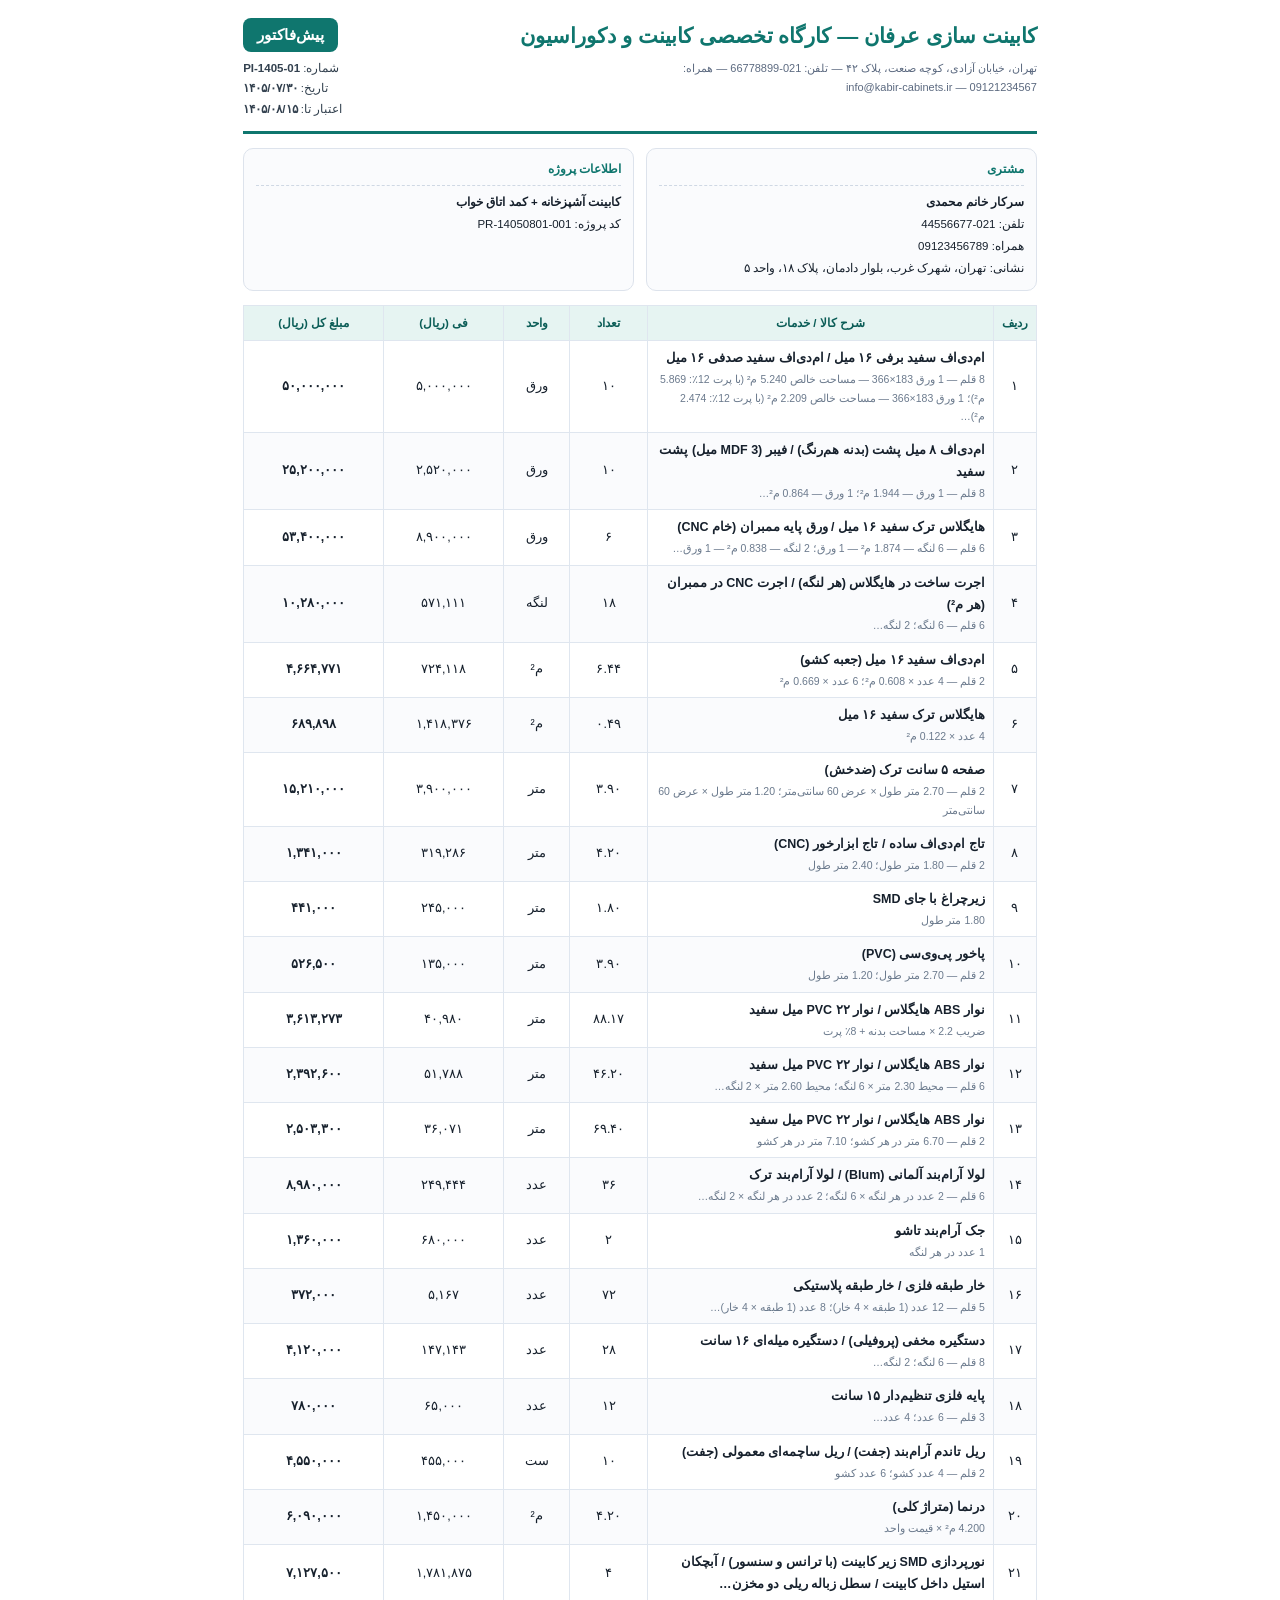
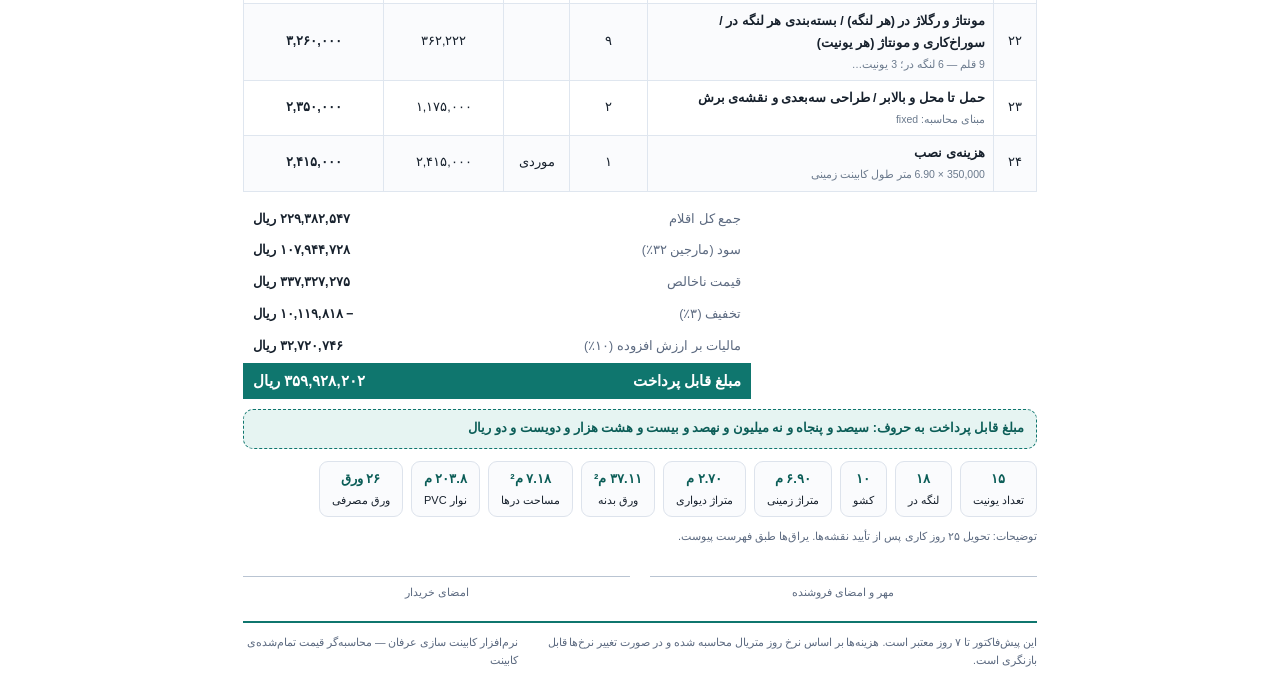
<file: samples/pish-factor-grouped.html>
<!DOCTYPE html>
<html lang="fa" dir="rtl">
<head>
<meta charset="utf-8">
<title>پیش‌فاکتور — PI-1405-01</title>
<style>
  @page { size: A4; margin: 12mm 10mm; }
  * { box-sizing: border-box; }
  body {
    font-family: "Vazirmatn","Vazir","Tahoma","Segoe UI",sans-serif;
    background:#fff; color:#16202c; margin:0; padding:18px;
    font-size:12.5px; line-height:1.75; direction:rtl;
  }
  .sheet { max-width: 210mm; margin:auto; background:#fff; }
  .head { display:flex; justify-content:space-between; align-items:flex-start;
          border-bottom:3px solid #0f766e; padding-bottom:12px; gap:16px; }
  .brand h1 { margin:0; font-size:21px; color:#0f766e; font-weight:800; }
  .brand .sub { color:#5c6a80; font-size:11px; margin-top:4px; max-width:110mm; }
  .meta { text-align:left; font-size:11.5px; color:#33414f; white-space:nowrap; }
  .meta .doc { background:#0f766e; color:#fff; padding:4px 14px; border-radius:8px;
               font-weight:800; font-size:15px; display:inline-block; margin-bottom:6px; }
  .parties { display:flex; gap:12px; margin:14px 0; }
  .party { flex:1; border:1px solid #dde3ec; border-radius:10px; padding:10px 12px; background:#fafbfd; }
  .party h3 { margin:0 0 6px; font-size:12px; color:#0f766e; font-weight:800;
              border-bottom:1px dashed #cfd8e4; padding-bottom:5px; }
  .party p { margin:2px 0; font-size:11.5px; }
  table.items { width:100%; border-collapse:collapse; margin-top:6px; }
  table.items th, table.items td { border:1px solid #dfe6ef; padding:7px 8px;
                                   text-align:center; vertical-align:middle; }
  table.items th { background:#e6f4f2; color:#0b5d57; font-weight:800; font-size:11.5px; }
  table.items td.r { text-align:right; }
  table.items tbody tr:nth-child(even) { background:#fafbfd; }
  .detail { font-size:10.5px; color:#6b7a8d; }
  .grp td { background:#eef4f3; font-weight:800; color:#0b5d57; text-align:right; }
  .totals { display:flex; justify-content:flex-end; margin-top:12px; }
  .totals table { width:64%; border-collapse:collapse; }
  .totals td { border:none; padding:5px 10px; font-size:12.5px; }
  .totals td.lbl { color:#5c6a80; text-align:right; }
  .totals td.val { text-align:left; font-weight:700; min-width:140px; }
  tr.final td { background:#0f766e; color:#fff !important; font-size:15px; font-weight:800; }
  .words { margin-top:10px; border:1px dashed #0f766e; border-radius:10px;
           padding:8px 12px; background:#e6f4f2; font-weight:700; color:#0b5d57; }
  .stats { display:flex; gap:8px; flex-wrap:wrap; margin-top:12px; }
  .stat { border:1px solid #dde3ec; border-radius:9px; padding:6px 12px; background:#fafbfd;
          font-size:11px; text-align:center; }
  .stat b { color:#0b5d57; font-size:13px; display:block; }
  .foot { margin-top:18px; border-top:2px solid #0f766e; padding-top:10px;
          font-size:10.5px; color:#5c6a80; display:flex; justify-content:space-between; gap:12px; }
  .sign { display:flex; justify-content:space-between; margin-top:30px; gap:20px; }
  .sign div { flex:1; text-align:center; border-top:1px solid #b9c4d2; padding-top:6px;
              font-size:11px; color:#5c6a80; }
  .note { margin-top:10px; font-size:11px; color:#5c6a80; }
  @media print { body { padding:0; } .noprint { display:none; } }
</style>
</head>
<body>
<div class="sheet">
  <div class="head">
    <div class="brand">
      <h1>کابینت سازی عرفان — کارگاه تخصصی کابینت و دکوراسیون</h1>
      <div class="sub">تهران، خیابان آزادی، کوچه صنعت، پلاک ۴۲ — تلفن: 021-66778899 — همراه: 09121234567 — info@kabir-cabinets.ir</div>
    </div>
    <div class="meta">
      <div class="doc">پیش‌فاکتور</div>
      <div>شماره: <b>PI-1405-01</b></div>
      <div>تاریخ: <b>۱۴۰۵/۰۷/۳۰</b></div>
      <div>اعتبار تا: <b>۱۴۰۵/۰۸/۱۵</b></div>
    </div>
  </div>

  <div class="parties">
    <div class="party">
      <h3>مشتری</h3>
      <p><b>سرکار خانم محمدی</b></p>
      <p>تلفن: 021-44556677</p><p>همراه: 09123456789</p><p>نشانی: تهران، شهرک غرب، بلوار دادمان، پلاک ۱۸، واحد ۵</p>
    </div>
    <div class="party">
      <h3>اطلاعات پروژه</h3>
      <p><b>کابینت آشپزخانه + کمد اتاق خواب</b></p>
      <p>کد پروژه: PR-14050801-001</p>
    </div>
  </div>

  <table class="items">
    <thead>
      <tr>
        <th style="width:36px">ردیف</th>
        <th>شرح کالا / خدمات</th>
        <th style="width:78px">تعداد</th>
        <th style="width:66px">واحد</th>
        <th style="width:120px">فی (ریال)</th>
        <th style="width:140px">مبلغ کل (ریال)</th>
      </tr>
    </thead>
    <tbody>
      <tr><td>۱</td><td class='r'><b>ام‌دی‌اف سفید برفی ۱۶ میل / ام‌دی‌اف سفید صدفی ۱۶ میل</b><div class='detail'>8 قلم — 1 ورق 183×366 — مساحت خالص 5.240 م² (با پرت 12٪: 5.869 م²)؛ 1 ورق 183×366 — مساحت خالص 2.209 م² (با پرت 12٪: 2.474 م²)…</div></td><td>۱۰</td><td>ورق</td><td>۵,۰۰۰,۰۰۰</td><td><b>۵۰,۰۰۰,۰۰۰</b></td></tr><tr><td>۲</td><td class='r'><b>ام‌دی‌اف ۸ میل پشت (بدنه هم‌رنگ) / فیبر (MDF 3 میل) پشت سفید</b><div class='detail'>8 قلم — 1 ورق — 1.944 م²؛ 1 ورق — 0.864 م²…</div></td><td>۱۰</td><td>ورق</td><td>۲,۵۲۰,۰۰۰</td><td><b>۲۵,۲۰۰,۰۰۰</b></td></tr><tr><td>۳</td><td class='r'><b>هایگلاس ترک سفید ۱۶ میل / ورق پایه ممبران (خام CNC)</b><div class='detail'>6 قلم — 6 لنگه — 1.874 م² — 1 ورق؛ 2 لنگه — 0.838 م² — 1 ورق…</div></td><td>۶</td><td>ورق</td><td>۸,۹۰۰,۰۰۰</td><td><b>۵۳,۴۰۰,۰۰۰</b></td></tr><tr><td>۴</td><td class='r'><b>اجرت ساخت در هایگلاس (هر لنگه) / اجرت CNC در ممبران (هر م²)</b><div class='detail'>6 قلم — 6 لنگه؛ 2 لنگه…</div></td><td>۱۸</td><td>لنگه</td><td>۵۷۱,۱۱۱</td><td><b>۱۰,۲۸۰,۰۰۰</b></td></tr><tr><td>۵</td><td class='r'><b>ام‌دی‌اف سفید ۱۶ میل (جعبه کشو)</b><div class='detail'>2 قلم — 4 عدد × 0.608 م²؛ 6 عدد × 0.669 م²</div></td><td>۶.۴۴</td><td>م²</td><td>۷۲۴,۱۱۸</td><td><b>۴,۶۶۴,۷۷۱</b></td></tr><tr><td>۶</td><td class='r'><b>هایگلاس ترک سفید ۱۶ میل</b><div class='detail'>4 عدد × 0.122 م²</div></td><td>۰.۴۹</td><td>م²</td><td>۱,۴۱۸,۳۷۶</td><td><b>۶۸۹,۸۹۸</b></td></tr><tr><td>۷</td><td class='r'><b>صفحه ۵ سانت ترک (ضدخش)</b><div class='detail'>2 قلم — 2.70 متر طول × عرض 60 سانتی‌متر؛ 1.20 متر طول × عرض 60 سانتی‌متر</div></td><td>۳.۹۰</td><td>متر</td><td>۳,۹۰۰,۰۰۰</td><td><b>۱۵,۲۱۰,۰۰۰</b></td></tr><tr><td>۸</td><td class='r'><b>تاج ام‌دی‌اف ساده / تاج ابزارخور (CNC)</b><div class='detail'>2 قلم — 1.80 متر طول؛ 2.40 متر طول</div></td><td>۴.۲۰</td><td>متر</td><td>۳۱۹,۲۸۶</td><td><b>۱,۳۴۱,۰۰۰</b></td></tr><tr><td>۹</td><td class='r'><b>زیرچراغ با جای SMD</b><div class='detail'>1.80 متر طول</div></td><td>۱.۸۰</td><td>متر</td><td>۲۴۵,۰۰۰</td><td><b>۴۴۱,۰۰۰</b></td></tr><tr><td>۱۰</td><td class='r'><b>پاخور پی‌وی‌سی (PVC)</b><div class='detail'>2 قلم — 2.70 متر طول؛ 1.20 متر طول</div></td><td>۳.۹۰</td><td>متر</td><td>۱۳۵,۰۰۰</td><td><b>۵۲۶,۵۰۰</b></td></tr><tr><td>۱۱</td><td class='r'><b>نوار ABS هایگلاس / نوار PVC ۲۲ میل سفید</b><div class='detail'>ضریب 2.2 × مساحت بدنه + 8٪ پرت</div></td><td>۸۸.۱۷</td><td>متر</td><td>۴۰,۹۸۰</td><td><b>۳,۶۱۳,۲۷۳</b></td></tr><tr><td>۱۲</td><td class='r'><b>نوار ABS هایگلاس / نوار PVC ۲۲ میل سفید</b><div class='detail'>6 قلم — محیط 2.30 متر × 6 لنگه؛ محیط 2.60 متر × 2 لنگه…</div></td><td>۴۶.۲۰</td><td>متر</td><td>۵۱,۷۸۸</td><td><b>۲,۳۹۲,۶۰۰</b></td></tr><tr><td>۱۳</td><td class='r'><b>نوار ABS هایگلاس / نوار PVC ۲۲ میل سفید</b><div class='detail'>2 قلم — 6.70 متر در هر کشو؛ 7.10 متر در هر کشو</div></td><td>۶۹.۴۰</td><td>متر</td><td>۳۶,۰۷۱</td><td><b>۲,۵۰۳,۳۰۰</b></td></tr><tr><td>۱۴</td><td class='r'><b>لولا آرام‌بند آلمانی (Blum) / لولا آرام‌بند ترک</b><div class='detail'>6 قلم — 2 عدد در هر لنگه × 6 لنگه؛ 2 عدد در هر لنگه × 2 لنگه…</div></td><td>۳۶</td><td>عدد</td><td>۲۴۹,۴۴۴</td><td><b>۸,۹۸۰,۰۰۰</b></td></tr><tr><td>۱۵</td><td class='r'><b>جک آرام‌بند تاشو</b><div class='detail'>1 عدد در هر لنگه</div></td><td>۲</td><td>عدد</td><td>۶۸۰,۰۰۰</td><td><b>۱,۳۶۰,۰۰۰</b></td></tr><tr><td>۱۶</td><td class='r'><b>خار طبقه فلزی / خار طبقه پلاستیکی</b><div class='detail'>5 قلم — 12 عدد (1 طبقه × 4 خار)؛ 8 عدد (1 طبقه × 4 خار)…</div></td><td>۷۲</td><td>عدد</td><td>۵,۱۶۷</td><td><b>۳۷۲,۰۰۰</b></td></tr><tr><td>۱۷</td><td class='r'><b>دستگیره مخفی (پروفیلی) / دستگیره میله‌ای ۱۶ سانت</b><div class='detail'>8 قلم — 6 لنگه؛ 2 لنگه…</div></td><td>۲۸</td><td>عدد</td><td>۱۴۷,۱۴۳</td><td><b>۴,۱۲۰,۰۰۰</b></td></tr><tr><td>۱۸</td><td class='r'><b>پایه فلزی تنظیم‌دار ۱۵ سانت</b><div class='detail'>3 قلم — 6 عدد؛ 4 عدد…</div></td><td>۱۲</td><td>عدد</td><td>۶۵,۰۰۰</td><td><b>۷۸۰,۰۰۰</b></td></tr><tr><td>۱۹</td><td class='r'><b>ریل تاندم آرام‌بند (جفت) / ریل ساچمه‌ای معمولی (جفت)</b><div class='detail'>2 قلم — 4 عدد کشو؛ 6 عدد کشو</div></td><td>۱۰</td><td>ست</td><td>۴۵۵,۰۰۰</td><td><b>۴,۵۵۰,۰۰۰</b></td></tr><tr><td>۲۰</td><td class='r'><b>درنما (متراژ کلی)</b><div class='detail'>4.200 م² × قیمت واحد</div></td><td>۴.۲۰</td><td>م²</td><td>۱,۴۵۰,۰۰۰</td><td><b>۶,۰۹۰,۰۰۰</b></td></tr><tr><td>۲۱</td><td class='r'><b>نورپردازی SMD زیر کابینت (با ترانس و سنسور) / آبچکان استیل داخل کابینت / سطل زباله ریلی دو مخزن…</b></td><td>۴</td><td></td><td>۱,۷۸۱,۸۷۵</td><td><b>۷,۱۲۷,۵۰۰</b></td></tr><tr><td>۲۲</td><td class='r'><b>مونتاژ و رگلاژ در (هر لنگه) / بسته‌بندی هر لنگه در / سوراخ‌کاری و مونتاژ (هر یونیت)</b><div class='detail'>9 قلم — 6 لنگه در؛ 3 یونیت…</div></td><td>۹</td><td></td><td>۳۶۲,۲۲۲</td><td><b>۳,۲۶۰,۰۰۰</b></td></tr><tr><td>۲۳</td><td class='r'><b>حمل تا محل و بالابر / طراحی سه‌بعدی و نقشه‌ی برش</b><div class='detail'>مبنای محاسبه: fixed</div></td><td>۲</td><td></td><td>۱,۱۷۵,۰۰۰</td><td><b>۲,۳۵۰,۰۰۰</b></td></tr><tr><td>۲۴</td><td class='r'><b>هزینه‌ی نصب</b><div class='detail'>350,000 × 6.90 متر طول کابینت زمینی</div></td><td>۱</td><td>موردی</td><td>۲,۴۱۵,۰۰۰</td><td><b>۲,۴۱۵,۰۰۰</b></td></tr>
    </tbody>
  </table>

  <div class="totals"><table><tr class=''><td class='lbl'>جمع کل اقلام</td><td class='val'>۲۲۹,۳۸۲,۵۴۷ ریال</td></tr><tr class=''><td class='lbl'>سود (مارجین ۳۲٪)</td><td class='val'>۱۰۷,۹۴۴,۷۲۸ ریال</td></tr><tr class=''><td class='lbl'>قیمت ناخالص</td><td class='val'>۳۳۷,۳۲۷,۲۷۵ ریال</td></tr><tr class=''><td class='lbl'>تخفیف (۳٪)</td><td class='val'>− ۱۰,۱۱۹,۸۱۸ ریال</td></tr><tr class=''><td class='lbl'>مالیات بر ارزش افزوده (۱۰٪)</td><td class='val'>۳۲,۷۲۰,۷۴۶ ریال</td></tr><tr class='final'><td class='lbl'>مبلغ قابل پرداخت</td><td class='val'>۳۵۹,۹۲۸,۲۰۲ ریال</td></tr></table></div>

  <div class="words">مبلغ قابل پرداخت به حروف:
    سیصد و پنجاه و نه میلیون و نهصد و بیست و هشت هزار و دویست و دو ریال
  </div>

  <div class='stats'><div class='stat'><b>۱۵</b>تعداد یونیت</div><div class='stat'><b>۱۸</b>لنگه در</div><div class='stat'><b>۱۰</b>کشو</div><div class='stat'><b>۶.۹۰ م</b>متراژ زمینی</div><div class='stat'><b>۲.۷۰ م</b>متراژ دیواری</div><div class='stat'><b>۳۷.۱۱ م²</b>ورق بدنه</div><div class='stat'><b>۷.۱۸ م²</b>مساحت درها</div><div class='stat'><b>۲۰۳.۸ م</b>نوار PVC</div><div class='stat'><b>۲۶ ورق</b>ورق مصرفی</div></div>
  <div class='note'>توضیحات: تحویل ۲۵ روز کاری پس از تأیید نقشه‌ها. یراق‌ها طبق فهرست پیوست.</div>

  <div class="sign">
    <div>مهر و امضای فروشنده</div>
    <div>امضای خریدار</div>
  </div>

  <div class="foot">
    <div>این پیش‌فاکتور تا ۷ روز معتبر است. هزینه‌ها بر اساس نرخ روز متریال محاسبه شده و در صورت تغییر نرخ‌ها قابل بازنگری است.</div>
    <div>نرم‌افزار کابینت سازی عرفان — محاسبه‌گر قیمت تمام‌شده‌ی کابینت</div>
  </div>
</div>
</body>
</html>
</file>
